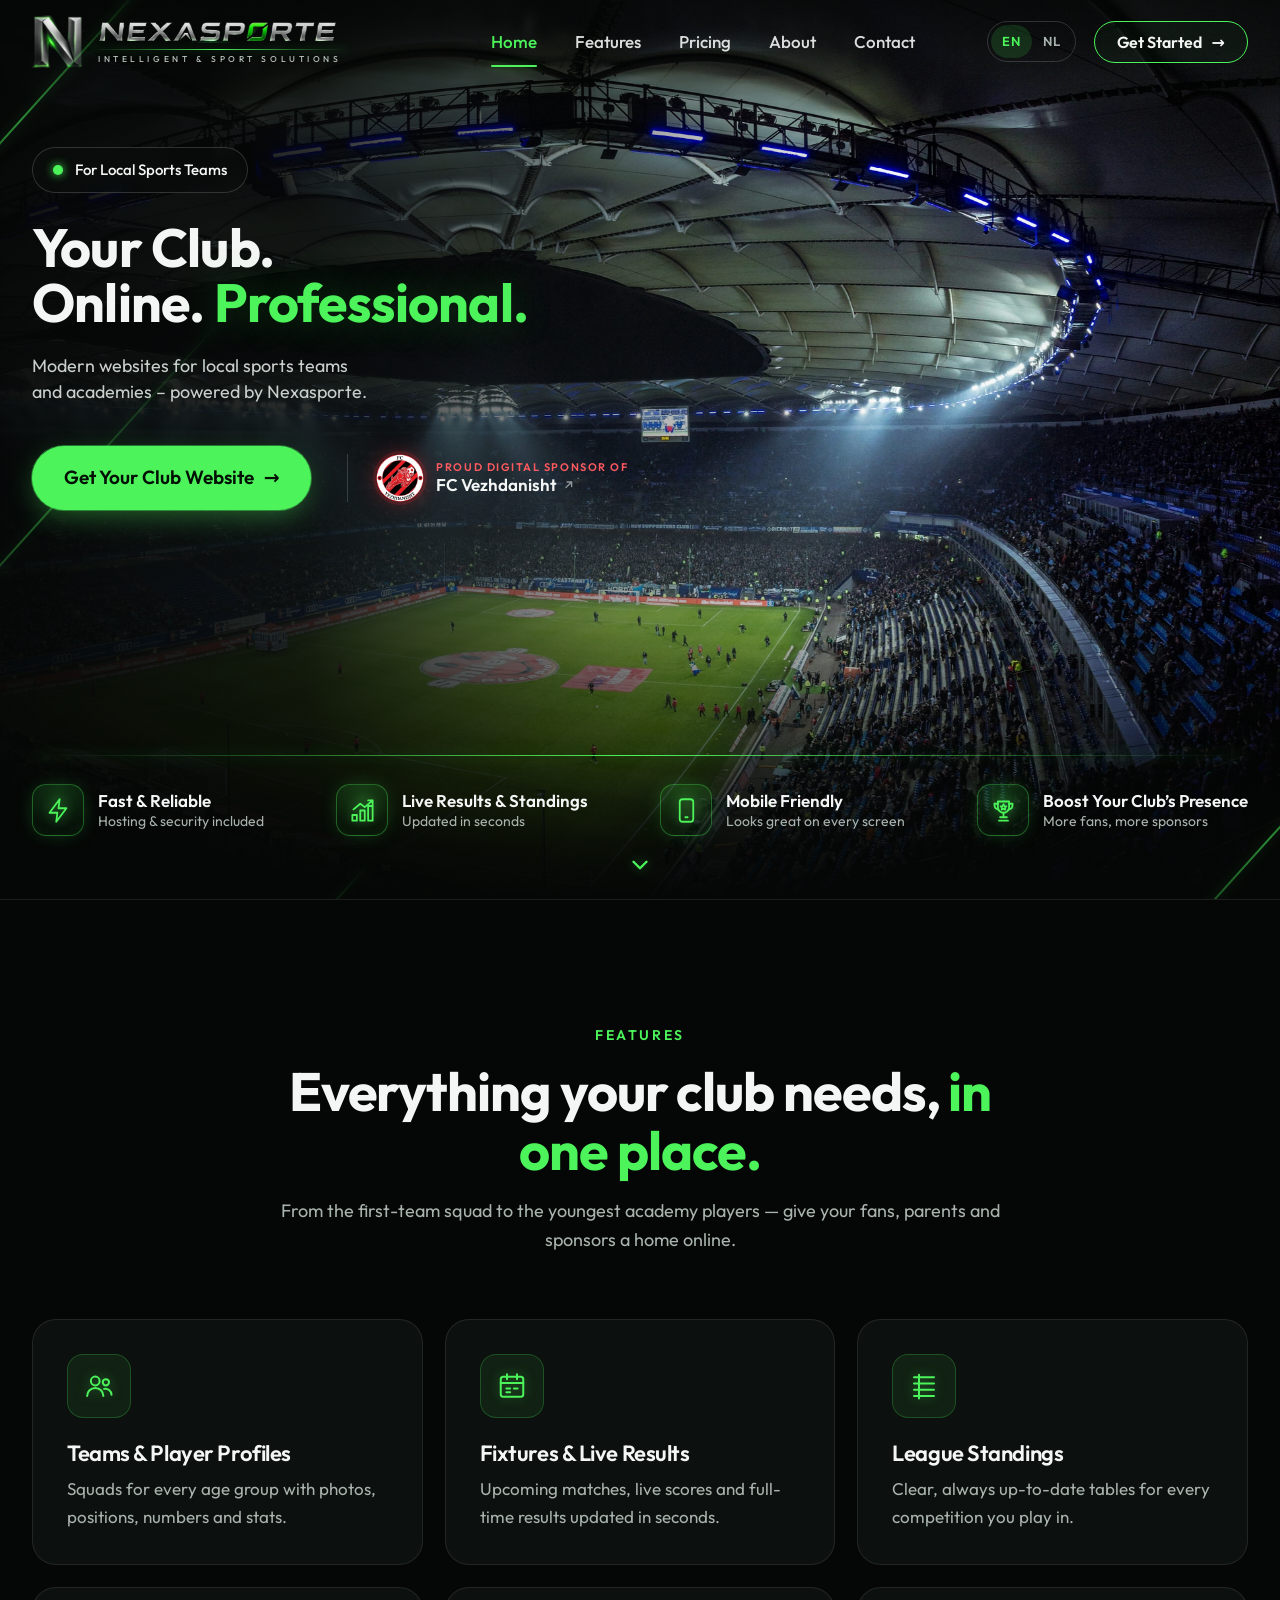
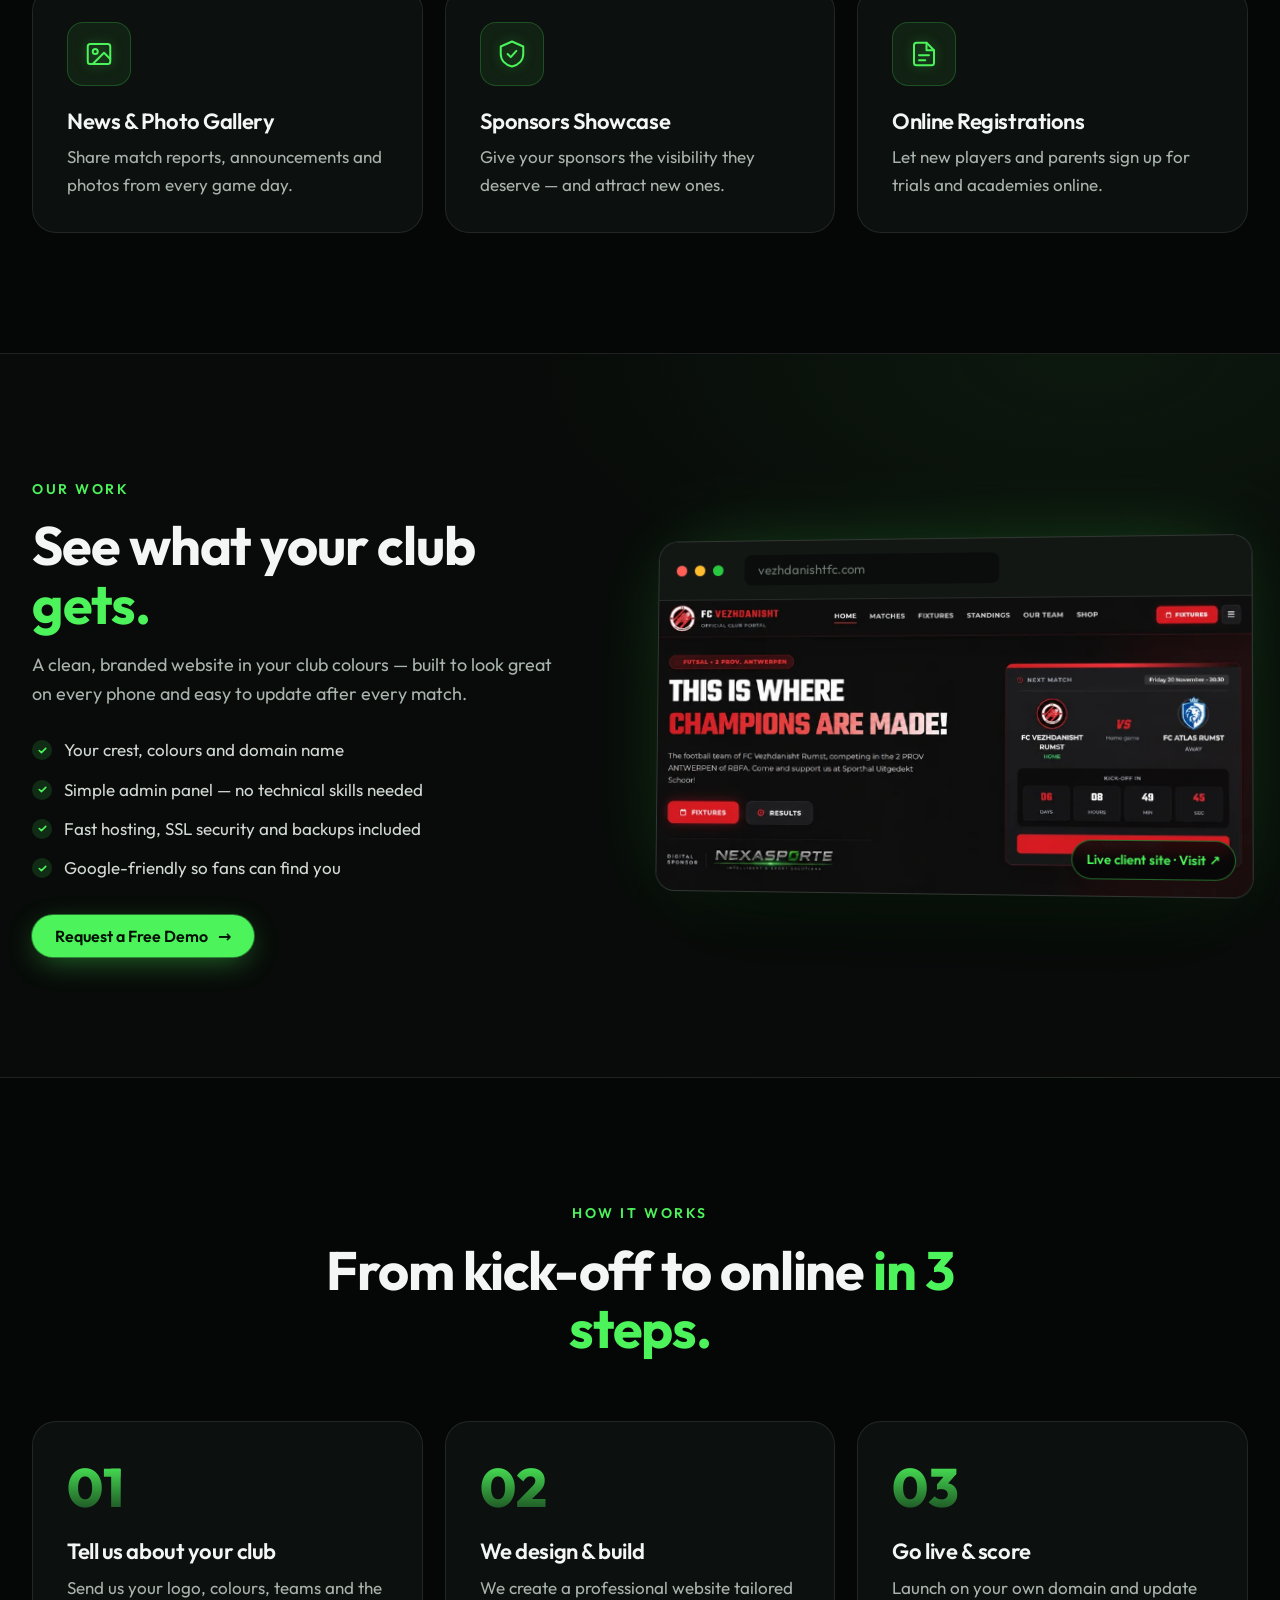
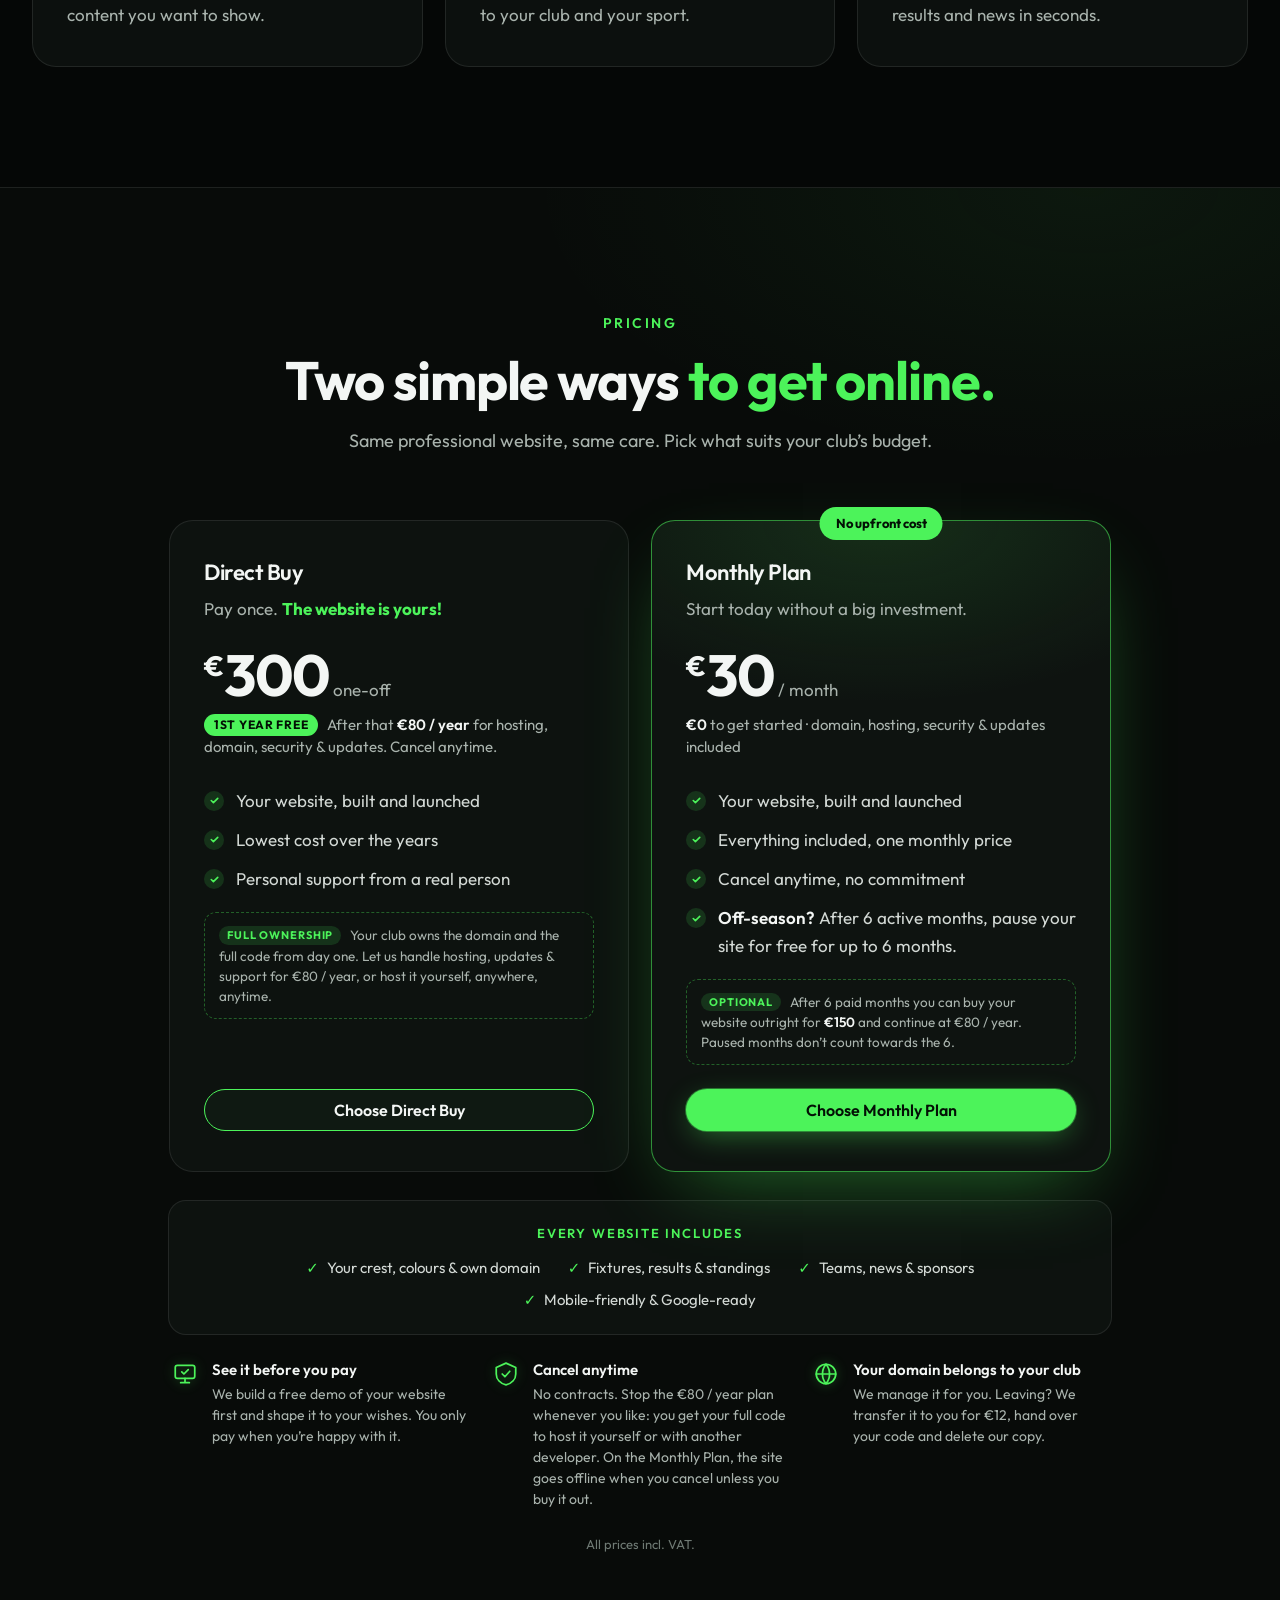
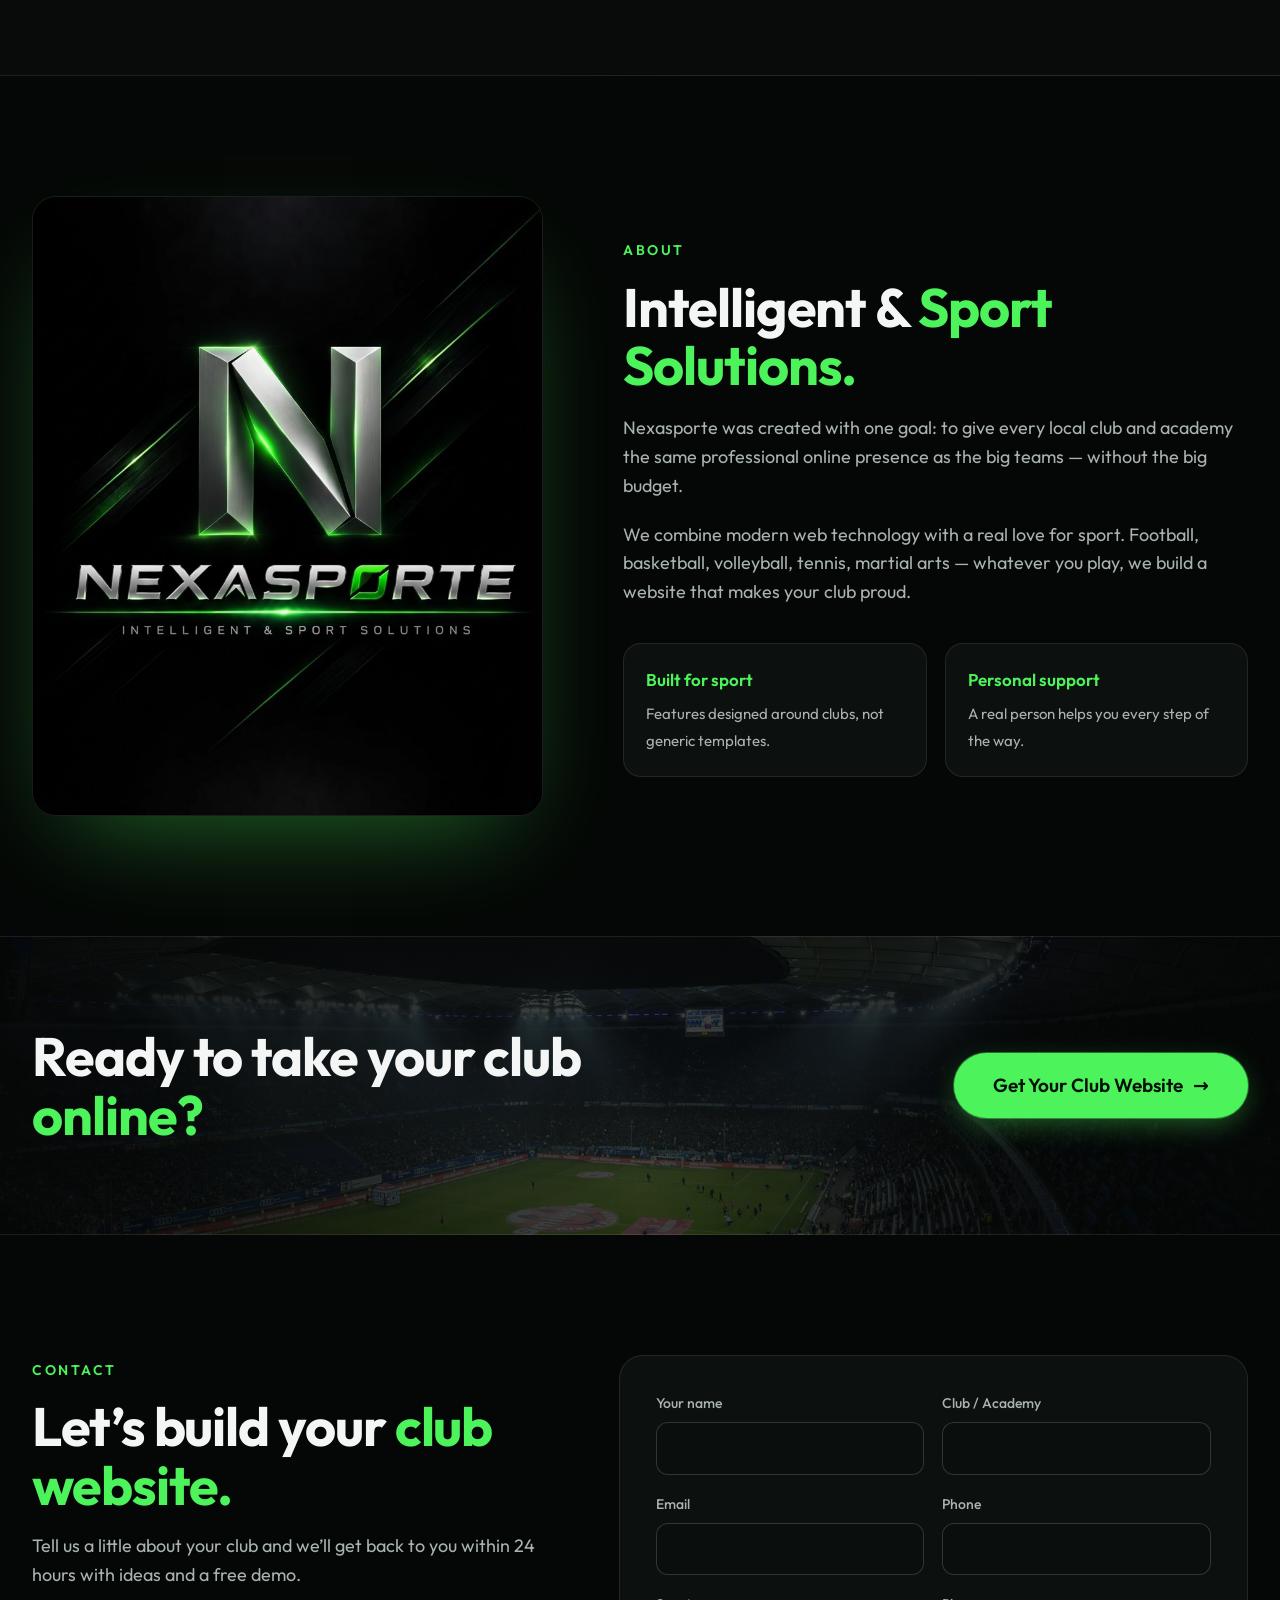
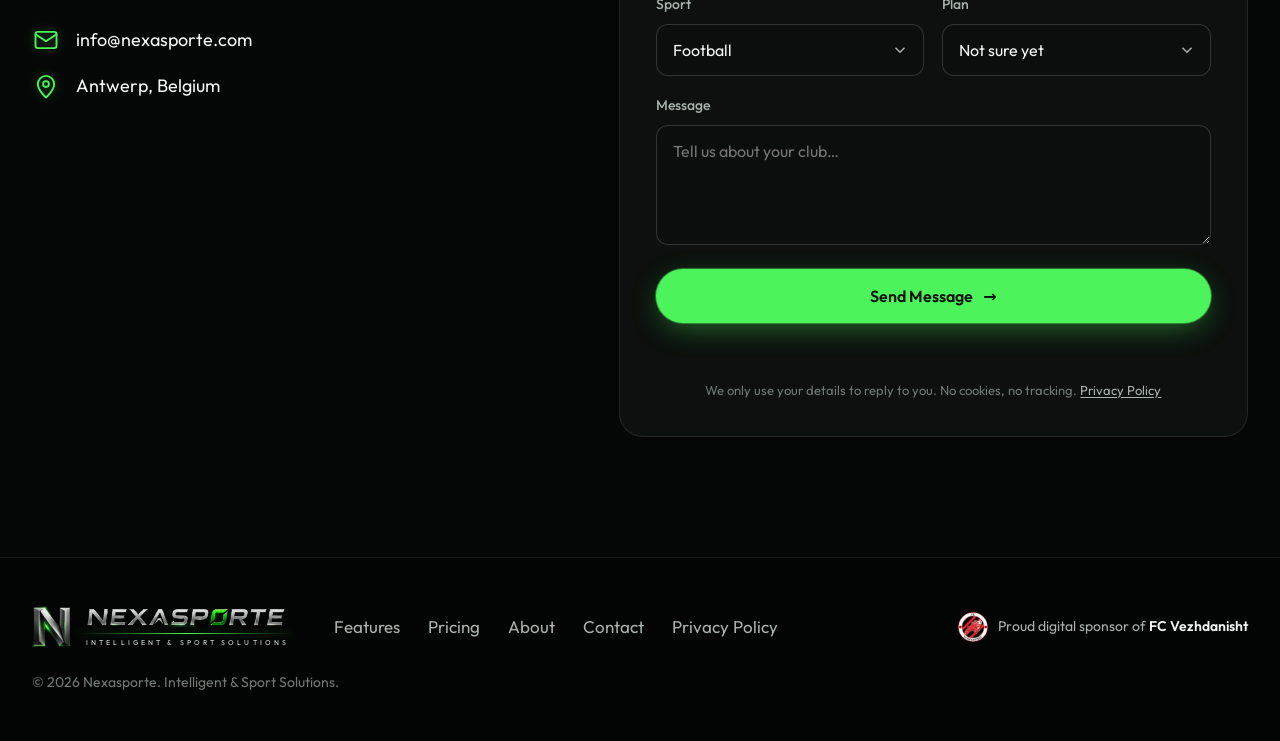
<file: index.html>
<!DOCTYPE html>
<html lang="en" class="no-js">
<head>
  <meta charset="UTF-8" />
  <meta name="viewport" content="width=device-width, initial-scale=1.0" />
  <title>Nexasporte · Websites for Sports Clubs &amp; Academies in Belgium</title>
  <meta name="description" content="Websites for sports clubs and academies in Antwerp and across Belgium: fixtures, live results, standings, news and sponsors. Fast, mobile-friendly, professional." />
  <meta name="theme-color" content="#050706" />

  <link rel="canonical" href="https://nexasporte.com/" />
  <link rel="alternate" hreflang="en" href="https://nexasporte.com/" />
  <link rel="alternate" hreflang="nl" href="https://nexasporte.com/nl/" />
  <link rel="alternate" hreflang="x-default" href="https://nexasporte.com/" />
  <meta name="robots" content="index, follow" />

  <meta property="og:type" content="website" />
  <meta property="og:url" content="https://nexasporte.com/" />
  <meta property="og:site_name" content="Nexasporte" />
  <meta property="og:title" content="Nexasporte · Your Club. Online. Professional." />
  <meta property="og:description" content="Websites for sports clubs and academies in Antwerp and across Belgium: fixtures, live results, standings, news and sponsors. Fast, mobile-friendly, professional." />
  <meta property="og:image" content="https://nexasporte.com/assets/img/og-image.jpg" />

  <link rel="icon" href="favicon.ico" sizes="48x48" />
  <link rel="icon" type="image/png" sizes="48x48" href="favicon-48.png" />
  <link rel="icon" type="image/png" sizes="96x96" href="favicon-96.png" />
  <link rel="icon" type="image/png" sizes="144x144" href="favicon-144.png" />
  <link rel="icon" type="image/png" sizes="192x192" href="favicon-192.png" />
  <link rel="apple-touch-icon" sizes="180x180" href="apple-touch-icon.png" />
  <link rel="manifest" href="site.webmanifest" />

  <script type="application/ld+json">
  {
    "@context": "https://schema.org",
    "@type": "Organization",
    "name": "Nexasporte",
    "alternateName": "Nexasporte – Intelligent & Sport Solutions",
    "url": "https://nexasporte.com/",
    "logo": "https://nexasporte.com/favicon-512.png",
    "description": "Websites for sports clubs and academies in Antwerp and across Belgium.",
    "areaServed": "Belgium",
    "address": { "@type": "PostalAddress", "addressLocality": "Antwerp", "addressCountry": "BE" }
  }
  </script>
  <script type="application/ld+json">
  { "@context": "https://schema.org", "@type": "WebSite", "name": "Nexasporte", "url": "https://nexasporte.com/" }
  </script>

  <link rel="preload" href="assets/fonts/outfit-latin-wght-normal.woff2" as="font" type="font/woff2" crossorigin />

  <link rel="preload" as="image" href="assets/img/stadium-3200.webp" type="image/webp" media="(min-width: 1401px)" />
  <link rel="preload" as="image" href="assets/img/stadium-2400.webp" type="image/webp" media="(min-width: 641px) and (max-width: 1400px)" />
  <link rel="preload" as="image" href="assets/img/stadium-1600.webp" type="image/webp" media="(max-width: 640px)" />
  <link rel="stylesheet" href="css/style.css?v=17" />
</head>
<body>

  <!-- ============ HEADER ============ -->
  <header class="site-header" id="top">
    <div class="container nav">
      <a href="#home" class="brand" aria-label="Nexasporte – Intelligent &amp; Sport Solutions">
        <img src="assets/img/logo-n.webp" alt="" class="brand-mark" width="48" height="48" />
        <span class="brand-text">
          <img src="assets/img/wordmark.webp" alt="Nexasporte" class="brand-word" width="280" height="27" />
          <span class="brand-tagline" aria-hidden="true"><span>Intelligent &amp; Sport Solutions</span></span>
        </span>
      </a>

      <nav class="nav-links" id="nav-links" aria-label="Main">
        <a href="#home" class="active">Home</a>
        <a href="#features">Features</a>
        <a href="#pricing">Pricing</a>
        <a href="#about">About</a>
        <a href="#contact">Contact</a>
        <a href="#contact" class="btn btn-outline nav-cta-mobile">Get Started <span aria-hidden="true">→</span></a>
      </nav>

      <div class="lang-switch" role="navigation" aria-label="Language"><a href="./" lang="en" aria-current="true">EN</a><a href="nl/" lang="nl" hreflang="nl">NL</a></div>

      <a href="#contact" class="btn btn-outline nav-cta">Get Started <span aria-hidden="true">→</span></a>

      <button class="nav-toggle" id="nav-toggle" aria-label="Open menu" aria-expanded="false" aria-controls="nav-links">
        <span></span><span></span><span></span>
      </button>
    </div>
  </header>

  <main>
    <!-- ============ HERO ============ -->
    <section class="hero" id="home">
      <div class="hero-bg" aria-hidden="true">
        <div class="hero-slide slide-football is-active"></div>
        <div class="hero-slide slide-basketball"
             data-src-lg="assets/img/basketball-3200.webp"
             data-src-md="assets/img/basketball-2400.webp"
             data-src-sm="assets/img/basketball-1600.webp"></div>
        <div class="hero-slide slide-pickleball"
             data-src-lg="assets/img/pickleball-3200.webp"
             data-src-md="assets/img/pickleball-2400.webp"
             data-src-sm="assets/img/pickleball-1600.webp"></div>
        <div class="hero-slide slide-handball"
             data-src-lg="assets/img/handball-3200.webp"
             data-src-md="assets/img/handball-2400.webp"
             data-src-sm="assets/img/handball-1600.webp"></div>
      </div>
      <div class="hero-lines" aria-hidden="true">
        <span></span><span></span><span></span><span></span>
      </div>

      <div class="container hero-inner">
        <div class="hero-content">
          <p class="pill"><span class="dot"></span> For Local Sports Teams</p>
          <h1>Your Club.<br />Online. <span class="accent">Professional.</span></h1>
          <p class="lead">Modern websites for local sports teams<br class="br-desktop" /> and academies – powered by Nexasporte.</p>

          <div class="hero-actions">
            <a href="#contact" class="btn btn-primary btn-lg">Get Your Club Website <span aria-hidden="true">→</span></a>
            <a class="hero-sponsor" href="https://vezhdanishtfc.com/" target="_blank" rel="noopener" aria-label="Proud digital sponsor of FC Vezhdanisht – visit the club website (opens in a new tab)">
              <img src="assets/img/vezhdanisht-crest-sm.webp" alt="" width="160" height="160" />
              <span class="hero-sponsor-text"><small>Proud digital sponsor of</small><strong>FC Vezhdanisht <svg class="ext" viewBox="0 0 24 24" aria-hidden="true"><path d="M7 17 17 7M9 7h8v8" /></svg></strong></span>
            </a>
          </div>
        </div>

        <ul class="hero-strip">
          <li>
            <span class="strip-ico"><svg viewBox="0 0 24 24" class="ico" aria-hidden="true"><path d="M13 2 4 14h7l-1 8 9-12h-7z" /></svg></span>
            <span class="strip-text"><strong>Fast &amp; Reliable</strong><small>Hosting &amp; security included</small></span>
          </li>
          <li>
            <span class="strip-ico"><svg viewBox="0 0 24 24" class="ico" aria-hidden="true"><path d="M3 21h4v-5H3zM10 21h4v-9h-4zM17 21h4V8h-4z" /><path d="M4 11 10 6l4 3 7-6M17 3h4v4" /></svg></span>
            <span class="strip-text"><strong>Live Results &amp; Standings</strong><small>Updated in seconds</small></span>
          </li>
          <li>
            <span class="strip-ico"><svg viewBox="0 0 24 24" class="ico" aria-hidden="true"><rect x="6" y="2" width="12" height="20" rx="2.5" /><path d="M11 18h2" /></svg></span>
            <span class="strip-text"><strong>Mobile Friendly</strong><small>Looks great on every screen</small></span>
          </li>
          <li>
            <span class="strip-ico"><svg viewBox="0 0 24 24" class="ico" aria-hidden="true"><path d="M7 4h10v5a5 5 0 0 1-10 0z" /><path d="M7 6H4v1a4 4 0 0 0 3.5 4M17 6h3v1a4 4 0 0 1-3.5 4M12 14v4M8 21h8M9 18h6" /><path d="m12 6.5.8 1.6 1.7.2-1.2 1.2.3 1.7-1.6-.8-1.6.8.3-1.7-1.2-1.2 1.7-.2z" /></svg></span>
            <span class="strip-text"><strong>Boost Your Club’s Presence</strong><small>More fans, more sponsors</small></span>
          </li>
        </ul>
      </div>

      <a href="#features" class="scroll-down" id="scroll-down" aria-label="Scroll down">
        <svg viewBox="0 0 24 24" aria-hidden="true"><path d="m6 9 6 6 6-6" /></svg>
      </a>
    </section>

    <!-- ============ FEATURES ============ -->
    <section class="section" id="features">
      <div class="container">
        <header class="section-head reveal">
          <p class="eyebrow">Features</p>
          <h2>Everything your club needs, <span class="accent">in one place.</span></h2>
          <p class="section-sub">From the first-team squad to the youngest academy players — give your fans, parents and sponsors a home online.</p>
        </header>

        <div class="feature-grid">
          <article class="card feature reveal">
            <div class="feature-ico"><svg viewBox="0 0 24 24"><circle cx="9" cy="8" r="3.5" /><path d="M2.5 20a6.5 6.5 0 0 1 13 0" /><circle cx="17.5" cy="9" r="2.5" /><path d="M16 14.3a5 5 0 0 1 6 4.7" /></svg></div>
            <h3>Teams &amp; Player Profiles</h3>
            <p>Squads for every age group with photos, positions, numbers and stats.</p>
          </article>
          <article class="card feature reveal">
            <div class="feature-ico"><svg viewBox="0 0 24 24"><rect x="3" y="4.5" width="18" height="16" rx="2" /><path d="M3 9.5h18M8 2.5v4M16 2.5v4M7.5 14h3M13.5 14h3M7.5 17h3" /></svg></div>
            <h3>Fixtures &amp; Live Results</h3>
            <p>Upcoming matches, live scores and full-time results updated in seconds.</p>
          </article>
          <article class="card feature reveal">
            <div class="feature-ico"><svg viewBox="0 0 24 24"><path d="M4 5h16M4 10h16M4 15h16M4 20h16" /><path d="M8 3v19" /></svg></div>
            <h3>League Standings</h3>
            <p>Clear, always up-to-date tables for every competition you play in.</p>
          </article>
          <article class="card feature reveal">
            <div class="feature-ico"><svg viewBox="0 0 24 24"><rect x="3" y="4" width="18" height="16" rx="2" /><circle cx="9" cy="10" r="2" /><path d="m21 16-5-5-9 9" /></svg></div>
            <h3>News &amp; Photo Gallery</h3>
            <p>Share match reports, announcements and photos from every game day.</p>
          </article>
          <article class="card feature reveal">
            <div class="feature-ico"><svg viewBox="0 0 24 24"><path d="M12 2 3 6v6c0 5 3.8 8.7 9 10 5.2-1.3 9-5 9-10V6z" /><path d="m8.5 12 2.5 2.5 4.5-5" /></svg></div>
            <h3>Sponsors Showcase</h3>
            <p>Give your sponsors the visibility they deserve — and attract new ones.</p>
          </article>
          <article class="card feature reveal">
            <div class="feature-ico"><svg viewBox="0 0 24 24"><path d="M14 3H6a2 2 0 0 0-2 2v14a2 2 0 0 0 2 2h12a2 2 0 0 0 2-2V9z" /><path d="M14 3v6h6M8 13h8M8 17h5" /></svg></div>
            <h3>Online Registrations</h3>
            <p>Let new players and parents sign up for trials and academies online.</p>
          </article>
        </div>
      </div>
    </section>

    <!-- ============ DEMO ============ -->
    <section class="section section-alt" id="demo">
      <div class="container demo">
        <div class="demo-copy reveal">
          <p class="eyebrow">Our work</p>
          <h2>See what your club <span class="accent">gets.</span></h2>
          <p class="section-sub">A clean, branded website in your club colours — built to look great on every phone and easy to update after every match.</p>
          <ul class="checklist">
            <li>Your crest, colours and domain name</li>
            <li>Simple admin panel — no technical skills needed</li>
            <li>Fast hosting, SSL security and backups included</li>
            <li>Google-friendly so fans can find you</li>
          </ul>
          <a href="#contact" class="btn btn-primary">Request a Free Demo <span aria-hidden="true">→</span></a>
        </div>

        <a class="browser reveal" href="https://vezhdanishtfc.com/" target="_blank" rel="noopener" aria-label="FC Vezhdanisht website, made by Nexasporte (opens in a new tab)">
          <div class="browser-bar">
            <span></span><span></span><span></span>
            <div class="browser-url">vezhdanishtfc.com</div>
          </div>
          <img class="browser-shot"
               src="assets/img/portfolio-vezhdanisht.webp"
               srcset="assets/img/portfolio-vezhdanisht-sm.webp 900w, assets/img/portfolio-vezhdanisht.webp 1574w"
               sizes="(max-width: 1000px) 100vw, 55vw"
               width="1574" height="779" loading="lazy"
               alt="Homepage of the FC Vezhdanisht website: next match, countdown and fixtures" />
          <span class="browser-tag">Live client site · Visit ↗</span>
        </a>
      </div>
    </section>

    <!-- ============ HOW IT WORKS ============ -->
    <section class="section" id="how">
      <div class="container">
        <header class="section-head reveal">
          <p class="eyebrow">How it works</p>
          <h2>From kick-off to online <span class="accent">in 3 steps.</span></h2>
        </header>
        <ol class="steps">
          <li class="card step reveal">
            <span class="step-num">01</span>
            <h3>Tell us about your club</h3>
            <p>Send us your logo, colours, teams and the content you want to show.</p>
          </li>
          <li class="card step reveal">
            <span class="step-num">02</span>
            <h3>We design &amp; build</h3>
            <p>We create a professional website tailored to your club and your sport.</p>
          </li>
          <li class="card step reveal">
            <span class="step-num">03</span>
            <h3>Go live &amp; score</h3>
            <p>Launch on your own domain and update results and news in seconds.</p>
          </li>
        </ol>
      </div>
    </section>

    <!-- ============ PRICING ============ -->
    <section class="section section-alt" id="pricing">
      <div class="container">
        <header class="section-head reveal">
          <p class="eyebrow">Pricing</p>
          <h2>Two simple ways <span class="accent">to get online.</span></h2>
          <p class="section-sub">Same professional website, same care. Pick what suits your club’s budget.</p>
        </header>

        <div class="pricing-grid">
          <article class="card plan reveal">
            <h3>Direct Buy</h3>
            <p class="plan-desc">Pay once. <strong class="accent">The website is yours!</strong></p>
            <p class="price"><span class="cur">€</span>300<span class="per">one-off</span></p>
            <p class="price-then"><span class="free-badge">1st year free</span> After that <strong>€80 / year</strong> for hosting, domain, security &amp; updates. Cancel anytime.</p>
            <ul class="checklist">
              <li>Your website, built and launched</li>
              <li>Lowest cost over the years</li>
              <li>Personal support from a real person</li>
            </ul>
            <p class="plan-extra">
              <span class="extra-label">Full ownership</span>
              Your club owns the domain and the full code from day one. Let us handle hosting, updates &amp; support for €80 / year, or host it yourself, anywhere, anytime.
            </p>
            <a href="#contact" class="btn btn-outline btn-block" data-plan="Direct Buy">Choose Direct Buy</a>
          </article>

          <article class="card plan plan-featured reveal">
            <span class="plan-tag">No upfront cost</span>
            <h3>Monthly Plan</h3>
            <p class="plan-desc">Start today without a big investment.</p>
            <p class="price"><span class="cur">€</span>30<span class="per">/ month</span></p>
            <p class="price-then"><strong>€0</strong> to get started · domain, hosting, security &amp; updates included</p>
            <ul class="checklist">
              <li>Your website, built and launched</li>
              <li>Everything included, one monthly price</li>
              <li>Cancel anytime, no commitment</li>
              <li><strong>Off-season?</strong> After 6 active months, pause your site for free for up to 6 months.</li>
            </ul>
            <p class="plan-extra">
              <span class="extra-label">Optional</span>
              After 6 paid months you can buy your website outright for <strong>€150</strong> and continue at €80 / year. Paused months don’t count towards the 6.
            </p>
            <a href="#contact" class="btn btn-primary btn-block" data-plan="Monthly Plan">Choose Monthly Plan</a>
          </article>
        </div>

        <div class="plan-includes reveal">
          <p class="includes-title">Every website includes</p>
          <ul>
            <li>Your crest, colours &amp; own domain</li>
            <li>Fixtures, results &amp; standings</li>
            <li>Teams, news &amp; sponsors</li>
            <li>Mobile-friendly &amp; Google-ready</li>
          </ul>
        </div>

        <ul class="trust-row reveal">
          <li>
            <svg viewBox="0 0 24 24" class="ico" aria-hidden="true"><rect x="3" y="4" width="18" height="12" rx="2" /><path d="M8 20h8M12 16v4" /><path d="m9 10 2 2 4-4" /></svg>
            <span><strong>See it before you pay</strong>We build a free demo of your website first and shape it to your wishes. You only pay when you’re happy with it.</span>
          </li>
          <li>
            <svg viewBox="0 0 24 24" class="ico" aria-hidden="true"><path d="M12 2 3 6v6c0 5 3.8 8.7 9 10 5.2-1.3 9-5 9-10V6z" /><path d="m8.5 12 2.5 2.5 4.5-5" /></svg>
            <span><strong>Cancel anytime</strong>No contracts. Stop the €80 / year plan whenever you like: you get your full code to host it yourself or with another developer. On the Monthly Plan, the site goes offline when you cancel unless you buy it out.</span>
          </li>
          <li>
            <svg viewBox="0 0 24 24" class="ico" aria-hidden="true"><circle cx="12" cy="12" r="9" /><path d="M3 12h18M12 3a14 14 0 0 1 0 18M12 3a14 14 0 0 0 0 18" /></svg>
            <span><strong>Your domain belongs to your club</strong>We manage it for you. Leaving? We transfer it to you for €12, hand over your code and delete our copy.</span>
          </li>
        </ul>
        <p class="price-note">All prices incl. VAT.</p>
      </div>
    </section>

    <!-- ============ ABOUT ============ -->
    <section class="section" id="about">
      <div class="container about">
        <div class="about-visual reveal">
          <img src="assets/img/logo-full.jpg" alt="Nexasporte logo — Intelligent &amp; Sport Solutions" width="823" height="1000" />
        </div>
        <div class="about-copy reveal">
          <p class="eyebrow">About</p>
          <h2>Intelligent &amp; <span class="accent">Sport Solutions.</span></h2>
          <p>Nexasporte was created with one goal: to give every local club and academy the same professional online presence as the big teams — without the big budget.</p>
          <p>We combine modern web technology with a real love for sport. Football, basketball, volleyball, tennis, martial arts — whatever you play, we build a website that makes your club proud.</p>
          <div class="values">
            <div><strong>Built for sport</strong><span>Features designed around clubs, not generic templates.</span></div>
            <div><strong>Personal support</strong><span>A real person helps you every step of the way.</span></div>
          </div>
        </div>
      </div>
    </section>

    <!-- ============ CTA ============ -->
    <section class="cta-band">
      <div class="container cta-inner reveal">
        <h2>Ready to take your club <span class="accent">online?</span></h2>
        <a href="#contact" class="btn btn-primary btn-lg">Get Your Club Website <span aria-hidden="true">→</span></a>
      </div>
    </section>

    <!-- ============ CONTACT ============ -->
    <section class="section" id="contact">
      <div class="container contact">
        <div class="contact-copy reveal">
          <p class="eyebrow">Contact</p>
          <h2>Let’s build your <span class="accent">club website.</span></h2>
          <p class="section-sub">Tell us a little about your club and we’ll get back to you within 24 hours with ideas and a free demo.</p>

          <ul class="contact-list">
            <li>
              <svg viewBox="0 0 24 24" class="ico"><rect x="3" y="5" width="18" height="14" rx="2" /><path d="m3 7 9 6 9-6" /></svg>
              <a href="mailto:info@nexasporte.com" class="js-email">info@nexasporte.com</a>
            </li>
            <li>
              <svg viewBox="0 0 24 24" class="ico"><path d="M12 21s-7-6.2-7-11.5a7 7 0 0 1 14 0C19 14.8 12 21 12 21z" /><circle cx="12" cy="9.5" r="2.5" /></svg>
              <span>Antwerp, Belgium</span>
            </li>
          </ul>
        </div>

        <form class="card contact-form reveal" id="contact-form" novalidate>
          <div class="field-row">
            <label>Your name
              <input type="text" name="name" required autocomplete="name" />
            </label>
            <label>Club / Academy
              <input type="text" name="club" required autocomplete="organization" />
            </label>
          </div>
          <div class="field-row">
            <label>Email
              <input type="email" name="email" required autocomplete="email" />
            </label>
            <label>Phone
              <input type="tel" name="phone" autocomplete="tel" />
            </label>
          </div>
          <div class="field-row">
            <label>Sport
              <select name="sport">
                <option>Football</option>
                <option>Basketball</option>
                <option>Volleyball</option>
                <option>Handball</option>
                <option>Tennis</option>
                <option>Martial Arts</option>
                <option>Other</option>
              </select>
            </label>
            <label>Plan
              <select name="plan" id="plan-select">
                <option>Not sure yet</option>
                <option>Direct Buy</option>
                <option>Monthly Plan</option>
              </select>
            </label>
          </div>
          <label>Message
            <textarea name="message" rows="4" placeholder="Tell us about your club…"></textarea>
          </label>
          <button type="submit" class="btn btn-primary btn-block">Send Message <span aria-hidden="true">→</span></button>
          <p class="form-note" id="form-note" role="status"></p>
          <p class="form-privacy">We only use your details to reply to you. No cookies, no tracking. <a href="privacy.html">Privacy Policy</a></p>
        </form>
      </div>
    </section>
  </main>

  <!-- ============ FOOTER ============ -->
  <footer class="site-footer">
    <div class="container footer-inner">
      <a href="#home" class="brand" aria-label="Nexasporte – Intelligent &amp; Sport Solutions">
        <img src="assets/img/logo-n.webp" alt="" class="brand-mark" width="40" height="40" />
        <span class="brand-text">
          <img src="assets/img/wordmark.webp" alt="Nexasporte" class="brand-word" width="220" height="21" />
          <span class="brand-tagline" aria-hidden="true"><span>Intelligent &amp; Sport Solutions</span></span>
        </span>
      </a>
      <nav class="footer-links" aria-label="Footer">
        <a href="#features">Features</a>
        <a href="#pricing">Pricing</a>
        <a href="#about">About</a>
        <a href="#contact">Contact</a>
        <a href="privacy.html">Privacy Policy</a>
      </nav>
      <a class="footer-sponsor" href="https://vezhdanishtfc.com/" target="_blank" rel="noopener">
        <img src="assets/img/vezhdanisht-crest-sm.webp" alt="" width="96" height="96" />
        <span>Proud digital sponsor of <strong>FC Vezhdanisht</strong></span>
      </a>
      <p class="copy">© <span id="year"></span> Nexasporte. Intelligent &amp; Sport Solutions.</p>
    </div>
  </footer>

  <script src="js/main.js?v=17"></script>
</body>
</html>
</file>
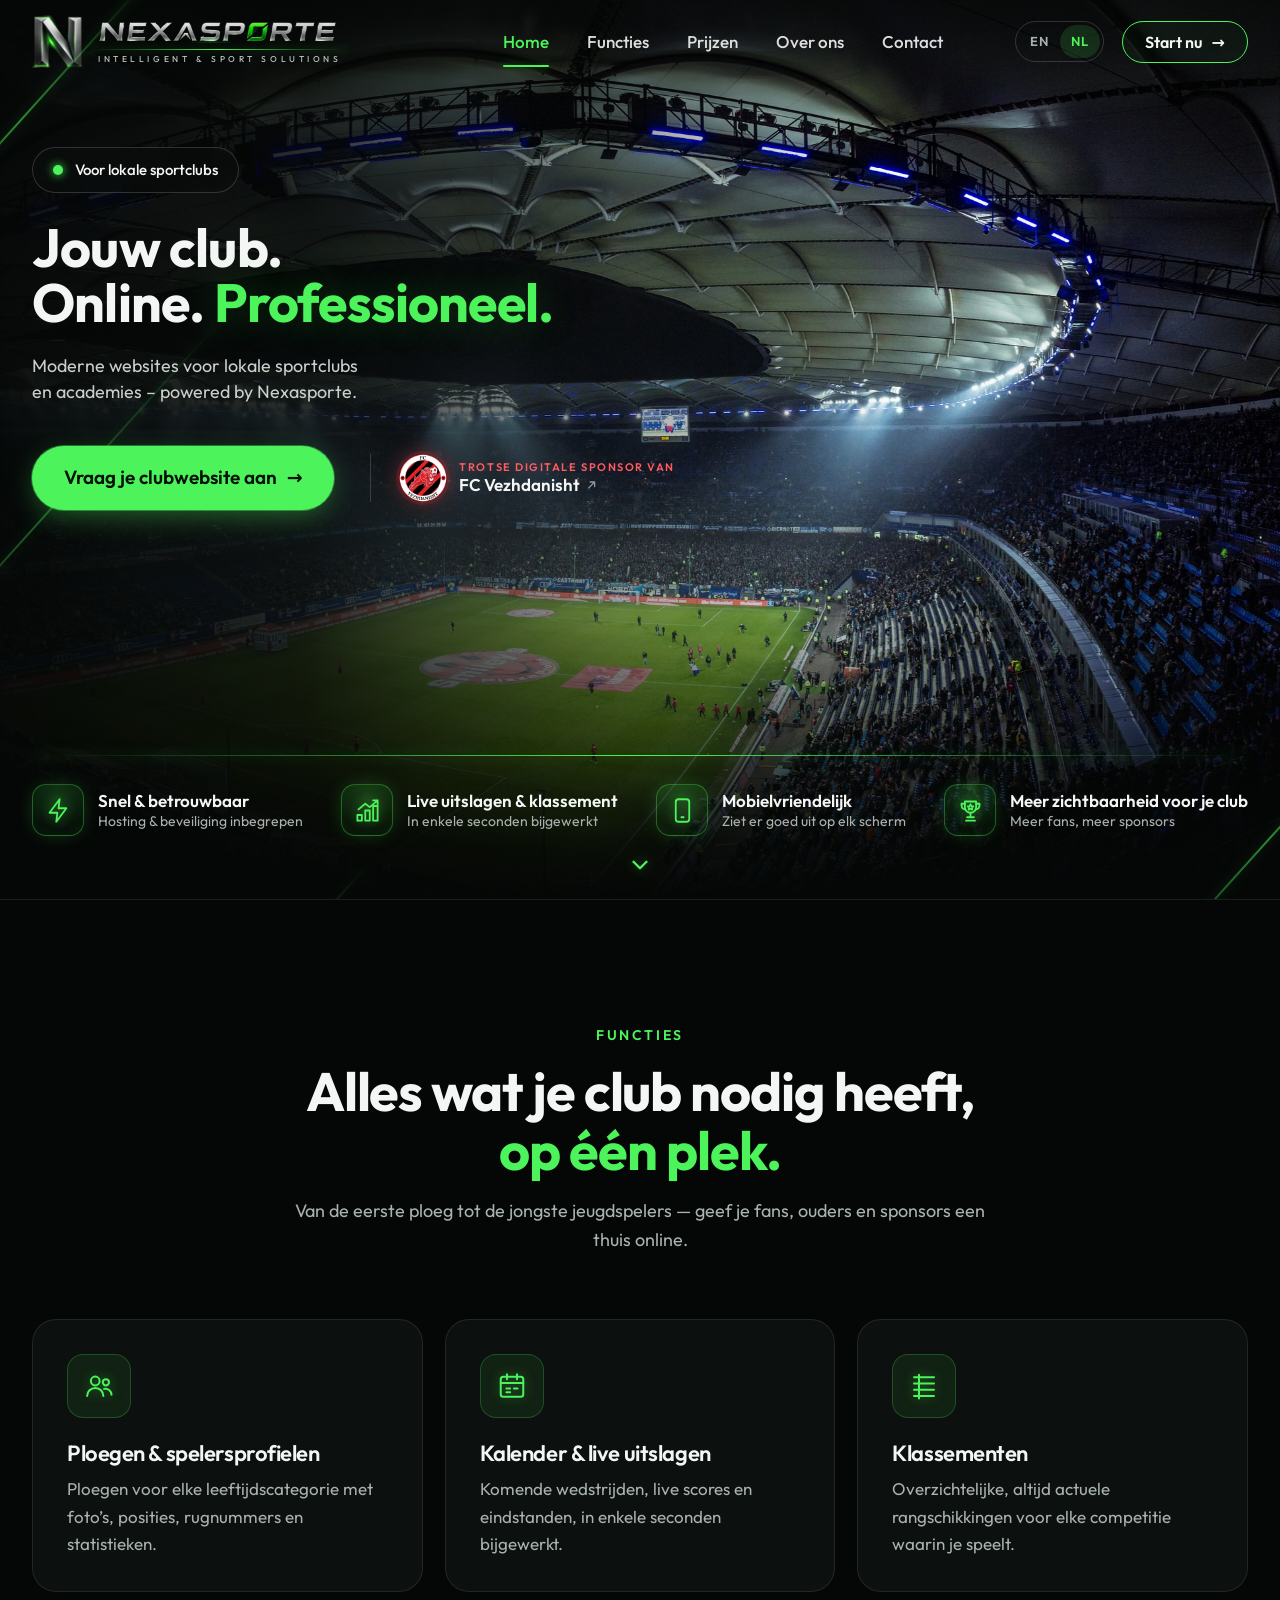
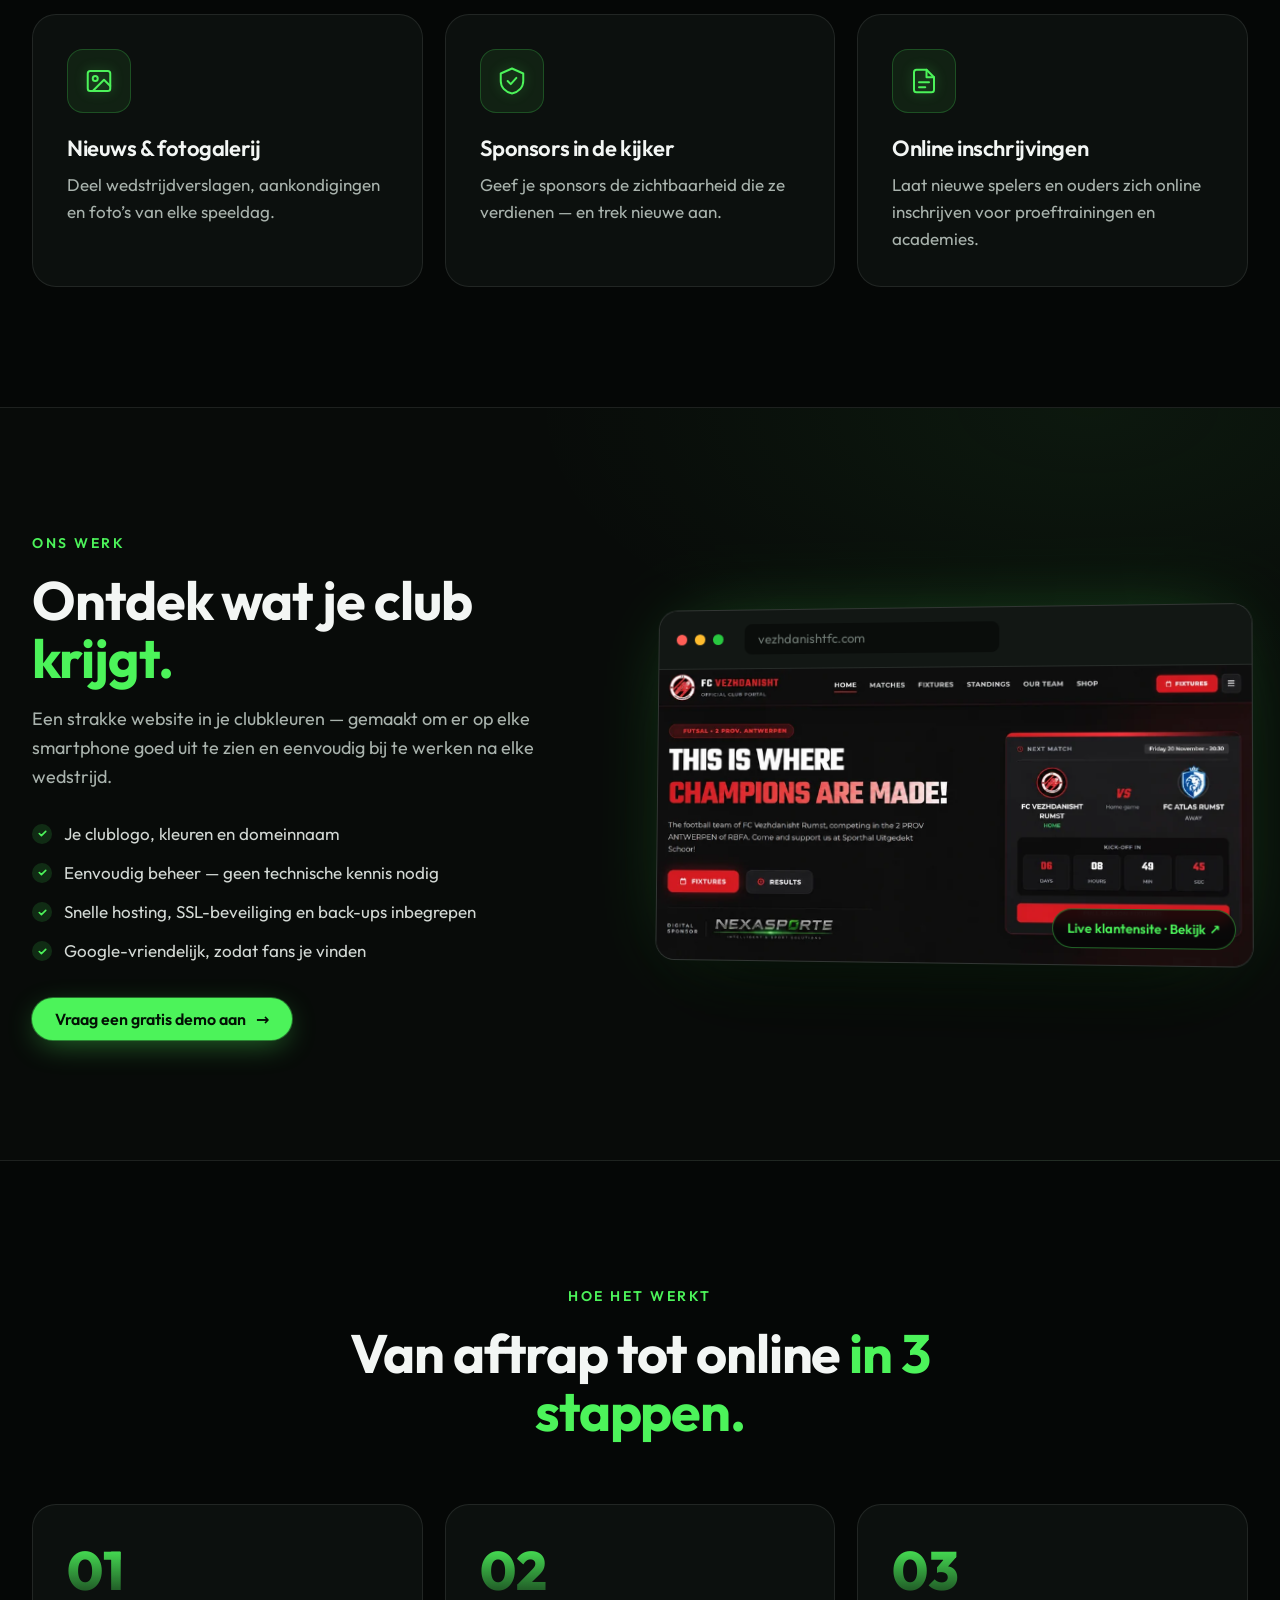
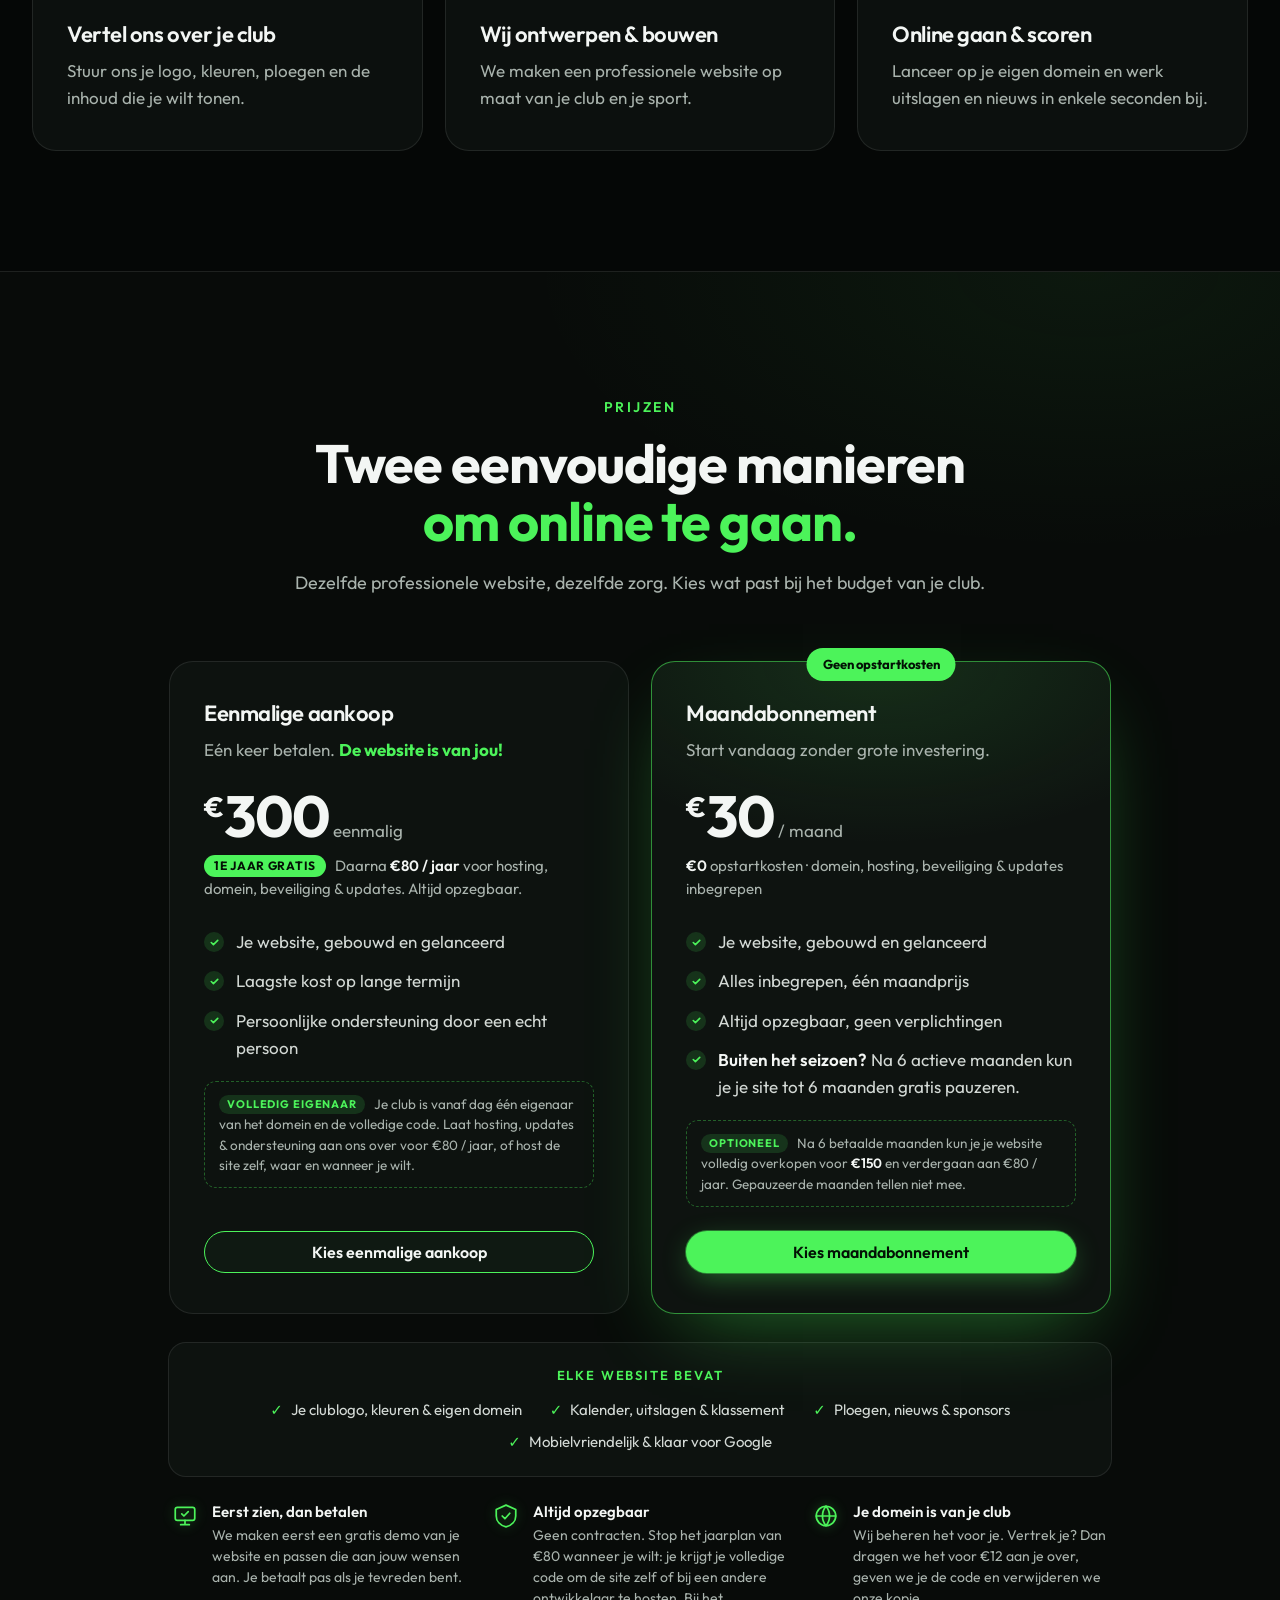
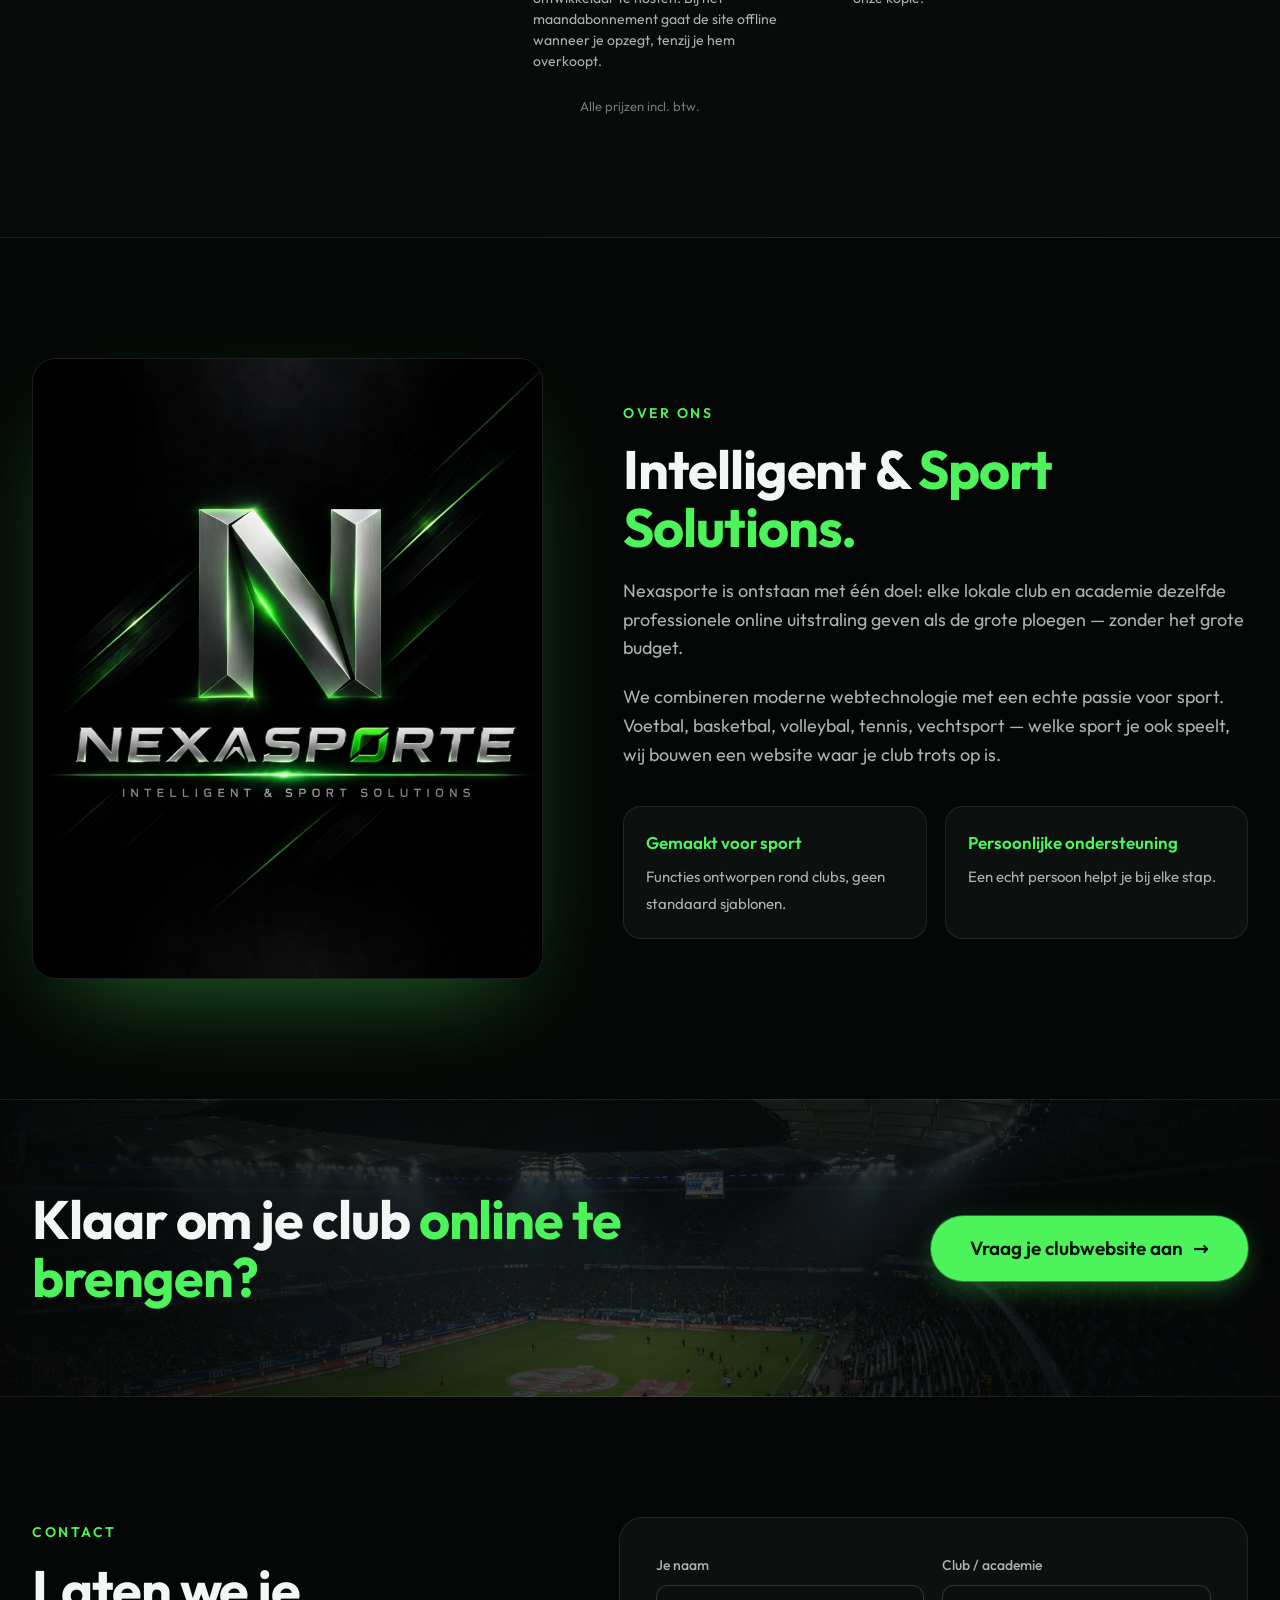
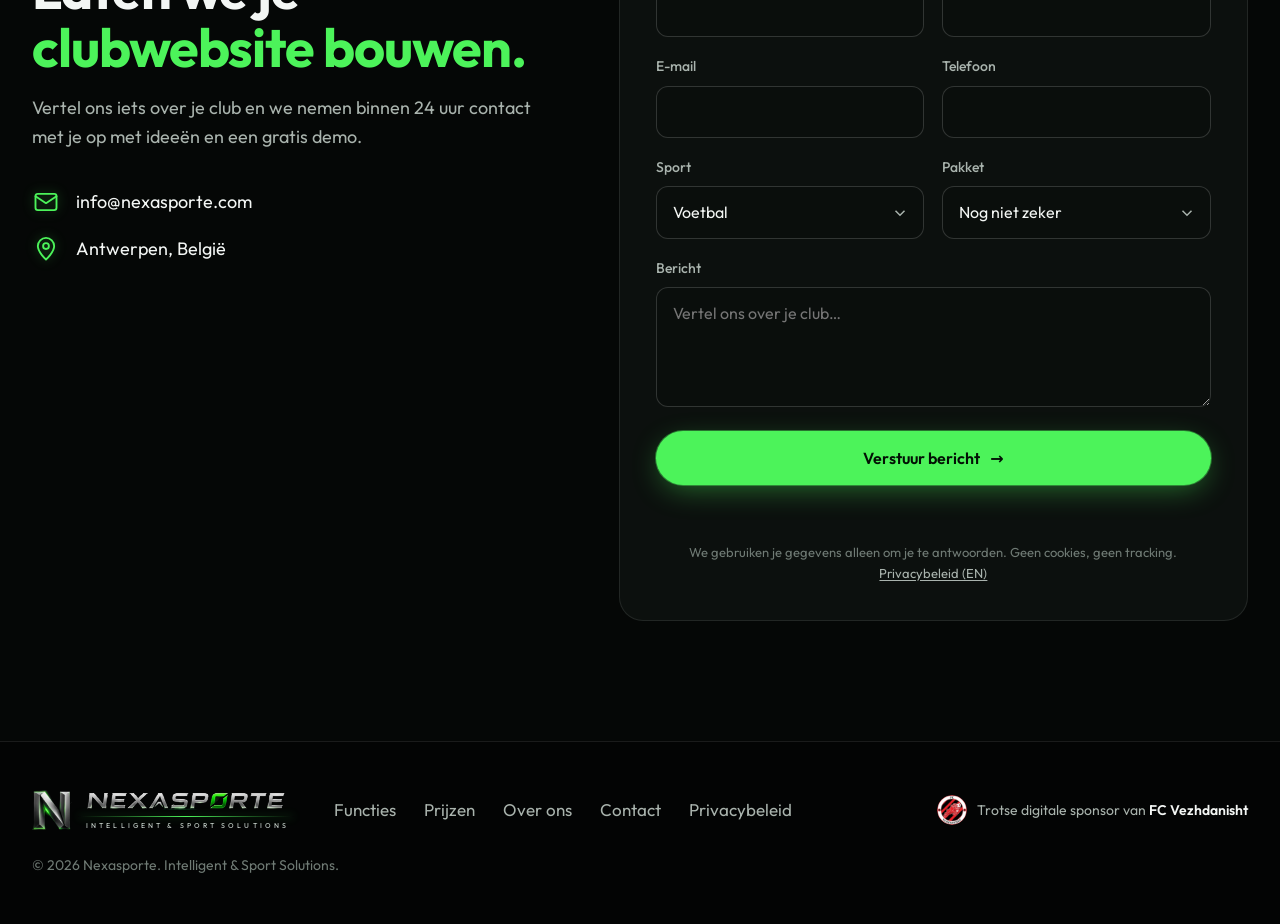
<file: nl/index.html>
<!DOCTYPE html>
<html lang="nl" class="no-js">
<head>
  <meta charset="UTF-8" />
  <meta name="viewport" content="width=device-width, initial-scale=1.0" />
  <title>Nexasporte · Websites voor sportclubs en academies in België</title>
  <meta name="description" content="Websites voor sportclubs en academies in Antwerpen en heel België: kalender, live uitslagen, klassementen, nieuws en sponsors. Snel, mobielvriendelijk en professioneel." />
  <meta name="theme-color" content="#050706" />

  <link rel="canonical" href="https://nexasporte.com/nl/" />
  <link rel="alternate" hreflang="en" href="https://nexasporte.com/" />
  <link rel="alternate" hreflang="nl" href="https://nexasporte.com/nl/" />
  <link rel="alternate" hreflang="x-default" href="https://nexasporte.com/" />
  <meta name="robots" content="index, follow" />

  <meta property="og:type" content="website" />
  <meta property="og:url" content="https://nexasporte.com/nl/" />
  <meta property="og:locale" content="nl_BE" />
  <meta property="og:site_name" content="Nexasporte" />
  <meta property="og:title" content="Nexasporte · Jouw club. Online. Professioneel." />
  <meta property="og:description" content="Websites voor sportclubs en academies in Antwerpen en heel België: kalender, live uitslagen, klassementen, nieuws en sponsors. Snel, mobielvriendelijk en professioneel." />
  <meta property="og:image" content="https://nexasporte.com/assets/img/og-image.jpg" />

  <link rel="icon" href="../favicon.ico" sizes="48x48" />
  <link rel="icon" type="image/png" sizes="48x48" href="../favicon-48.png" />
  <link rel="icon" type="image/png" sizes="96x96" href="../favicon-96.png" />
  <link rel="icon" type="image/png" sizes="144x144" href="../favicon-144.png" />
  <link rel="icon" type="image/png" sizes="192x192" href="../favicon-192.png" />
  <link rel="apple-touch-icon" sizes="180x180" href="../apple-touch-icon.png" />
  <link rel="manifest" href="../site.webmanifest" />

  <script type="application/ld+json">
  {
    "@context": "https://schema.org",
    "@type": "Organization",
    "name": "Nexasporte",
    "alternateName": "Nexasporte – Intelligent & Sport Solutions",
    "url": "https://nexasporte.com/",
    "logo": "https://nexasporte.com/favicon-512.png",
    "description": "Websites voor sportclubs en academies in Antwerpen en heel België.",
    "areaServed": "Belgium",
    "address": { "@type": "PostalAddress", "addressLocality": "Antwerp", "addressCountry": "BE" }
  }
  </script>
  <script type="application/ld+json">
  { "@context": "https://schema.org", "@type": "WebSite", "name": "Nexasporte", "url": "https://nexasporte.com/" }
  </script>

  <link rel="preload" href="../assets/fonts/outfit-latin-wght-normal.woff2" as="font" type="font/woff2" crossorigin />

  <link rel="preload" as="image" href="../assets/img/stadium-3200.webp" type="image/webp" media="(min-width: 1401px)" />
  <link rel="preload" as="image" href="../assets/img/stadium-2400.webp" type="image/webp" media="(min-width: 641px) and (max-width: 1400px)" />
  <link rel="preload" as="image" href="../assets/img/stadium-1600.webp" type="image/webp" media="(max-width: 640px)" />
  <link rel="stylesheet" href="../css/style.css?v=17" />
</head>
<body>

  <!-- ============ HEADER ============ -->
  <header class="site-header" id="top">
    <div class="container nav">
      <a href="#home" class="brand" aria-label="Nexasporte – Intelligent &amp; Sport Solutions">
        <img src="../assets/img/logo-n.webp" alt="" class="brand-mark" width="48" height="48" />
        <span class="brand-text">
          <img src="../assets/img/wordmark.webp" alt="Nexasporte" class="brand-word" width="280" height="27" />
          <span class="brand-tagline" aria-hidden="true"><span>Intelligent &amp; Sport Solutions</span></span>
        </span>
      </a>

      <nav class="nav-links" id="nav-links" aria-label="Main">
        <a href="#home" class="active">Home</a>
        <a href="#features">Functies</a>
        <a href="#pricing">Prijzen</a>
        <a href="#about">Over ons</a>
        <a href="#contact">Contact</a>
        <a href="#contact" class="btn btn-outline nav-cta-mobile">Start nu <span aria-hidden="true">→</span></a>
      </nav>

      <div class="lang-switch" role="navigation" aria-label="Language"><a href="../" lang="en" hreflang="en">EN</a><a href="./" lang="nl" aria-current="true">NL</a></div>

      <a href="#contact" class="btn btn-outline nav-cta">Start nu <span aria-hidden="true">→</span></a>

      <button class="nav-toggle" id="nav-toggle" aria-label="Menu openen" aria-expanded="false" aria-controls="nav-links">
        <span></span><span></span><span></span>
      </button>
    </div>
  </header>

  <main>
    <!-- ============ HERO ============ -->
    <section class="hero" id="home">
      <div class="hero-bg" aria-hidden="true">
        <div class="hero-slide slide-football is-active"></div>
        <div class="hero-slide slide-basketball"
             data-src-lg="../assets/img/basketball-3200.webp"
             data-src-md="../assets/img/basketball-2400.webp"
             data-src-sm="../assets/img/basketball-1600.webp"></div>
        <div class="hero-slide slide-pickleball"
             data-src-lg="../assets/img/pickleball-3200.webp"
             data-src-md="../assets/img/pickleball-2400.webp"
             data-src-sm="../assets/img/pickleball-1600.webp"></div>
        <div class="hero-slide slide-handball"
             data-src-lg="../assets/img/handball-3200.webp"
             data-src-md="../assets/img/handball-2400.webp"
             data-src-sm="../assets/img/handball-1600.webp"></div>
      </div>
      <div class="hero-lines" aria-hidden="true">
        <span></span><span></span><span></span><span></span>
      </div>

      <div class="container hero-inner">
        <div class="hero-content">
          <p class="pill"><span class="dot"></span> Voor lokale sportclubs</p>
          <h1>Jouw club.<br />Online. <span class="accent">Professioneel.</span></h1>
          <p class="lead">Moderne websites voor lokale sportclubs<br class="br-desktop" /> en academies – powered by Nexasporte.</p>

          <div class="hero-actions">
            <a href="#contact" class="btn btn-primary btn-lg">Vraag je clubwebsite aan <span aria-hidden="true">→</span></a>
            <a class="hero-sponsor" href="https://vezhdanishtfc.com/" target="_blank" rel="noopener" aria-label="Trotse digitale sponsor van FC Vezhdanisht – bezoek de clubwebsite (opent in een nieuw tabblad)">
              <img src="../assets/img/vezhdanisht-crest-sm.webp" alt="" width="160" height="160" />
              <span class="hero-sponsor-text"><small>Trotse digitale sponsor van</small><strong>FC Vezhdanisht <svg class="ext" viewBox="0 0 24 24" aria-hidden="true"><path d="M7 17 17 7M9 7h8v8" /></svg></strong></span>
            </a>
          </div>
        </div>

        <ul class="hero-strip">
          <li>
            <span class="strip-ico"><svg viewBox="0 0 24 24" class="ico" aria-hidden="true"><path d="M13 2 4 14h7l-1 8 9-12h-7z" /></svg></span>
            <span class="strip-text"><strong>Snel &amp; betrouwbaar</strong><small>Hosting &amp; beveiliging inbegrepen</small></span>
          </li>
          <li>
            <span class="strip-ico"><svg viewBox="0 0 24 24" class="ico" aria-hidden="true"><path d="M3 21h4v-5H3zM10 21h4v-9h-4zM17 21h4V8h-4z" /><path d="M4 11 10 6l4 3 7-6M17 3h4v4" /></svg></span>
            <span class="strip-text"><strong>Live uitslagen &amp; klassement</strong><small>In enkele seconden bijgewerkt</small></span>
          </li>
          <li>
            <span class="strip-ico"><svg viewBox="0 0 24 24" class="ico" aria-hidden="true"><rect x="6" y="2" width="12" height="20" rx="2.5" /><path d="M11 18h2" /></svg></span>
            <span class="strip-text"><strong>Mobielvriendelijk</strong><small>Ziet er goed uit op elk scherm</small></span>
          </li>
          <li>
            <span class="strip-ico"><svg viewBox="0 0 24 24" class="ico" aria-hidden="true"><path d="M7 4h10v5a5 5 0 0 1-10 0z" /><path d="M7 6H4v1a4 4 0 0 0 3.5 4M17 6h3v1a4 4 0 0 1-3.5 4M12 14v4M8 21h8M9 18h6" /><path d="m12 6.5.8 1.6 1.7.2-1.2 1.2.3 1.7-1.6-.8-1.6.8.3-1.7-1.2-1.2 1.7-.2z" /></svg></span>
            <span class="strip-text"><strong>Meer zichtbaarheid voor je club</strong><small>Meer fans, meer sponsors</small></span>
          </li>
        </ul>
      </div>

      <a href="#features" class="scroll-down" id="scroll-down" aria-label="Naar beneden scrollen">
        <svg viewBox="0 0 24 24" aria-hidden="true"><path d="m6 9 6 6 6-6" /></svg>
      </a>
    </section>

    <!-- ============ FEATURES ============ -->
    <section class="section" id="features">
      <div class="container">
        <header class="section-head reveal">
          <p class="eyebrow">Functies</p>
          <h2>Alles wat je club nodig heeft, <span class="accent">op één plek.</span></h2>
          <p class="section-sub">Van de eerste ploeg tot de jongste jeugdspelers — geef je fans, ouders en sponsors een thuis online.</p>
        </header>

        <div class="feature-grid">
          <article class="card feature reveal">
            <div class="feature-ico"><svg viewBox="0 0 24 24"><circle cx="9" cy="8" r="3.5" /><path d="M2.5 20a6.5 6.5 0 0 1 13 0" /><circle cx="17.5" cy="9" r="2.5" /><path d="M16 14.3a5 5 0 0 1 6 4.7" /></svg></div>
            <h3>Ploegen &amp; spelersprofielen</h3>
            <p>Ploegen voor elke leeftijdscategorie met foto’s, posities, rugnummers en statistieken.</p>
          </article>
          <article class="card feature reveal">
            <div class="feature-ico"><svg viewBox="0 0 24 24"><rect x="3" y="4.5" width="18" height="16" rx="2" /><path d="M3 9.5h18M8 2.5v4M16 2.5v4M7.5 14h3M13.5 14h3M7.5 17h3" /></svg></div>
            <h3>Kalender &amp; live uitslagen</h3>
            <p>Komende wedstrijden, live scores en eindstanden, in enkele seconden bijgewerkt.</p>
          </article>
          <article class="card feature reveal">
            <div class="feature-ico"><svg viewBox="0 0 24 24"><path d="M4 5h16M4 10h16M4 15h16M4 20h16" /><path d="M8 3v19" /></svg></div>
            <h3>Klassementen</h3>
            <p>Overzichtelijke, altijd actuele rangschikkingen voor elke competitie waarin je speelt.</p>
          </article>
          <article class="card feature reveal">
            <div class="feature-ico"><svg viewBox="0 0 24 24"><rect x="3" y="4" width="18" height="16" rx="2" /><circle cx="9" cy="10" r="2" /><path d="m21 16-5-5-9 9" /></svg></div>
            <h3>Nieuws &amp; fotogalerij</h3>
            <p>Deel wedstrijdverslagen, aankondigingen en foto’s van elke speeldag.</p>
          </article>
          <article class="card feature reveal">
            <div class="feature-ico"><svg viewBox="0 0 24 24"><path d="M12 2 3 6v6c0 5 3.8 8.7 9 10 5.2-1.3 9-5 9-10V6z" /><path d="m8.5 12 2.5 2.5 4.5-5" /></svg></div>
            <h3>Sponsors in de kijker</h3>
            <p>Geef je sponsors de zichtbaarheid die ze verdienen — en trek nieuwe aan.</p>
          </article>
          <article class="card feature reveal">
            <div class="feature-ico"><svg viewBox="0 0 24 24"><path d="M14 3H6a2 2 0 0 0-2 2v14a2 2 0 0 0 2 2h12a2 2 0 0 0 2-2V9z" /><path d="M14 3v6h6M8 13h8M8 17h5" /></svg></div>
            <h3>Online inschrijvingen</h3>
            <p>Laat nieuwe spelers en ouders zich online inschrijven voor proeftrainingen en academies.</p>
          </article>
        </div>
      </div>
    </section>

    <!-- ============ DEMO ============ -->
    <section class="section section-alt" id="demo">
      <div class="container demo">
        <div class="demo-copy reveal">
          <p class="eyebrow">Ons werk</p>
          <h2>Ontdek wat je club <span class="accent">krijgt.</span></h2>
          <p class="section-sub">Een strakke website in je clubkleuren — gemaakt om er op elke smartphone goed uit te zien en eenvoudig bij te werken na elke wedstrijd.</p>
          <ul class="checklist">
            <li>Je clublogo, kleuren en domeinnaam</li>
            <li>Eenvoudig beheer — geen technische kennis nodig</li>
            <li>Snelle hosting, SSL-beveiliging en back-ups inbegrepen</li>
            <li>Google-vriendelijk, zodat fans je vinden</li>
          </ul>
          <a href="#contact" class="btn btn-primary">Vraag een gratis demo aan <span aria-hidden="true">→</span></a>
        </div>

        <a class="browser reveal" href="https://vezhdanishtfc.com/" target="_blank" rel="noopener" aria-label="Website van FC Vezhdanisht, gemaakt door Nexasporte (opent in een nieuw tabblad)">
          <div class="browser-bar">
            <span></span><span></span><span></span>
            <div class="browser-url">vezhdanishtfc.com</div>
          </div>
          <img class="browser-shot"
               src="../assets/img/portfolio-vezhdanisht.webp"
               srcset="../assets/img/portfolio-vezhdanisht-sm.webp 900w, ../assets/img/portfolio-vezhdanisht.webp 1574w"
               sizes="(max-width: 1000px) 100vw, 55vw"
               width="1574" height="779" loading="lazy"
               alt="Homepagina van de website van FC Vezhdanisht: volgende wedstrijd, aftelklok en kalender" />
          <span class="browser-tag">Live klantensite · Bekijk ↗</span>
        </a>
      </div>
    </section>

    <!-- ============ HOW IT WORKS ============ -->
    <section class="section" id="how">
      <div class="container">
        <header class="section-head reveal">
          <p class="eyebrow">Hoe het werkt</p>
          <h2>Van aftrap tot online <span class="accent">in 3 stappen.</span></h2>
        </header>
        <ol class="steps">
          <li class="card step reveal">
            <span class="step-num">01</span>
            <h3>Vertel ons over je club</h3>
            <p>Stuur ons je logo, kleuren, ploegen en de inhoud die je wilt tonen.</p>
          </li>
          <li class="card step reveal">
            <span class="step-num">02</span>
            <h3>Wij ontwerpen &amp; bouwen</h3>
            <p>We maken een professionele website op maat van je club en je sport.</p>
          </li>
          <li class="card step reveal">
            <span class="step-num">03</span>
            <h3>Online gaan &amp; scoren</h3>
            <p>Lanceer op je eigen domein en werk uitslagen en nieuws in enkele seconden bij.</p>
          </li>
        </ol>
      </div>
    </section>

    <!-- ============ PRICING ============ -->
    <section class="section section-alt" id="pricing">
      <div class="container">
        <header class="section-head reveal">
          <p class="eyebrow">Prijzen</p>
          <h2>Twee eenvoudige manieren <span class="accent">om online te gaan.</span></h2>
          <p class="section-sub">Dezelfde professionele website, dezelfde zorg. Kies wat past bij het budget van je club.</p>
        </header>

        <div class="pricing-grid">
          <article class="card plan reveal">
            <h3>Eenmalige aankoop</h3>
            <p class="plan-desc">Eén keer betalen. <strong class="accent">De website is van jou!</strong></p>
            <p class="price"><span class="cur">€</span>300<span class="per">eenmalig</span></p>
            <p class="price-then"><span class="free-badge">1e jaar gratis</span> Daarna <strong>€80 / jaar</strong> voor hosting, domein, beveiliging &amp; updates. Altijd opzegbaar.</p>
            <ul class="checklist">
              <li>Je website, gebouwd en gelanceerd</li>
              <li>Laagste kost op lange termijn</li>
              <li>Persoonlijke ondersteuning door een echt persoon</li>
            </ul>
            <p class="plan-extra">
              <span class="extra-label">Volledig eigenaar</span>
              Je club is vanaf dag één eigenaar van het domein en de volledige code. Laat hosting, updates &amp; ondersteuning aan ons over voor €80 / jaar, of host de site zelf, waar en wanneer je wilt.
            </p>
            <a href="#contact" class="btn btn-outline btn-block" data-plan="Direct Buy">Kies eenmalige aankoop</a>
          </article>

          <article class="card plan plan-featured reveal">
            <span class="plan-tag">Geen opstartkosten</span>
            <h3>Maandabonnement</h3>
            <p class="plan-desc">Start vandaag zonder grote investering.</p>
            <p class="price"><span class="cur">€</span>30<span class="per">/ maand</span></p>
            <p class="price-then"><strong>€0</strong> opstartkosten · domein, hosting, beveiliging &amp; updates inbegrepen</p>
            <ul class="checklist">
              <li>Je website, gebouwd en gelanceerd</li>
              <li>Alles inbegrepen, één maandprijs</li>
              <li>Altijd opzegbaar, geen verplichtingen</li>
              <li><strong>Buiten het seizoen?</strong> Na 6 actieve maanden kun je je site tot 6 maanden gratis pauzeren.</li>
            </ul>
            <p class="plan-extra">
              <span class="extra-label">Optioneel</span>
              Na 6 betaalde maanden kun je je website volledig overkopen voor <strong>€150</strong> en verdergaan aan €80 / jaar. Gepauzeerde maanden tellen niet mee.
            </p>
            <a href="#contact" class="btn btn-primary btn-block" data-plan="Monthly Plan">Kies maandabonnement</a>
          </article>
        </div>

        <div class="plan-includes reveal">
          <p class="includes-title">Elke website bevat</p>
          <ul>
            <li>Je clublogo, kleuren &amp; eigen domein</li>
            <li>Kalender, uitslagen &amp; klassement</li>
            <li>Ploegen, nieuws &amp; sponsors</li>
            <li>Mobielvriendelijk &amp; klaar voor Google</li>
          </ul>
        </div>

        <ul class="trust-row reveal">
          <li>
            <svg viewBox="0 0 24 24" class="ico" aria-hidden="true"><rect x="3" y="4" width="18" height="12" rx="2" /><path d="M8 20h8M12 16v4" /><path d="m9 10 2 2 4-4" /></svg>
            <span><strong>Eerst zien, dan betalen</strong>We maken eerst een gratis demo van je website en passen die aan jouw wensen aan. Je betaalt pas als je tevreden bent.</span>
          </li>
          <li>
            <svg viewBox="0 0 24 24" class="ico" aria-hidden="true"><path d="M12 2 3 6v6c0 5 3.8 8.7 9 10 5.2-1.3 9-5 9-10V6z" /><path d="m8.5 12 2.5 2.5 4.5-5" /></svg>
            <span><strong>Altijd opzegbaar</strong>Geen contracten. Stop het jaarplan van €80 wanneer je wilt: je krijgt je volledige code om de site zelf of bij een andere ontwikkelaar te hosten. Bij het maandabonnement gaat de site offline wanneer je opzegt, tenzij je hem overkoopt.</span>
          </li>
          <li>
            <svg viewBox="0 0 24 24" class="ico" aria-hidden="true"><circle cx="12" cy="12" r="9" /><path d="M3 12h18M12 3a14 14 0 0 1 0 18M12 3a14 14 0 0 0 0 18" /></svg>
            <span><strong>Je domein is van je club</strong>Wij beheren het voor je. Vertrek je? Dan dragen we het voor €12 aan je over, geven we je de code en verwijderen we onze kopie.</span>
          </li>
        </ul>
        <p class="price-note">Alle prijzen incl. btw.</p>
      </div>
    </section>

    <!-- ============ ABOUT ============ -->
    <section class="section" id="about">
      <div class="container about">
        <div class="about-visual reveal">
          <img src="../assets/img/logo-full.jpg" alt="Nexasporte logo — Intelligent &amp; Sport Solutions" width="823" height="1000" />
        </div>
        <div class="about-copy reveal">
          <p class="eyebrow">Over ons</p>
          <h2>Intelligent &amp; <span class="accent">Sport Solutions.</span></h2>
          <p>Nexasporte is ontstaan met één doel: elke lokale club en academie dezelfde professionele online uitstraling geven als de grote ploegen — zonder het grote budget.</p>
          <p>We combineren moderne webtechnologie met een echte passie voor sport. Voetbal, basketbal, volleybal, tennis, vechtsport — welke sport je ook speelt, wij bouwen een website waar je club trots op is.</p>
          <div class="values">
            <div><strong>Gemaakt voor sport</strong><span>Functies ontworpen rond clubs, geen standaard sjablonen.</span></div>
            <div><strong>Persoonlijke ondersteuning</strong><span>Een echt persoon helpt je bij elke stap.</span></div>
          </div>
        </div>
      </div>
    </section>

    <!-- ============ CTA ============ -->
    <section class="cta-band">
      <div class="container cta-inner reveal">
        <h2>Klaar om je club <span class="accent">online te brengen?</span></h2>
        <a href="#contact" class="btn btn-primary btn-lg">Vraag je clubwebsite aan <span aria-hidden="true">→</span></a>
      </div>
    </section>

    <!-- ============ CONTACT ============ -->
    <section class="section" id="contact">
      <div class="container contact">
        <div class="contact-copy reveal">
          <p class="eyebrow">Contact</p>
          <h2>Laten we je <span class="accent">clubwebsite bouwen.</span></h2>
          <p class="section-sub">Vertel ons iets over je club en we nemen binnen 24 uur contact met je op met ideeën en een gratis demo.</p>

          <ul class="contact-list">
            <li>
              <svg viewBox="0 0 24 24" class="ico"><rect x="3" y="5" width="18" height="14" rx="2" /><path d="m3 7 9 6 9-6" /></svg>
              <a href="mailto:info@nexasporte.com" class="js-email">info@nexasporte.com</a>
            </li>
            <li>
              <svg viewBox="0 0 24 24" class="ico"><path d="M12 21s-7-6.2-7-11.5a7 7 0 0 1 14 0C19 14.8 12 21 12 21z" /><circle cx="12" cy="9.5" r="2.5" /></svg>
              <span>Antwerpen, België</span>
            </li>
          </ul>
        </div>

        <form class="card contact-form reveal" id="contact-form" novalidate>
          <div class="field-row">
            <label>Je naam
              <input type="text" name="name" required autocomplete="name" />
            </label>
            <label>Club / academie
              <input type="text" name="club" required autocomplete="organization" />
            </label>
          </div>
          <div class="field-row">
            <label>E-mail
              <input type="email" name="email" required autocomplete="email" />
            </label>
            <label>Telefoon
              <input type="tel" name="phone" autocomplete="tel" />
            </label>
          </div>
          <div class="field-row">
            <label>Sport
              <select name="sport">
                <option value="Football">Voetbal</option>
                <option value="Basketball">Basketbal</option>
                <option value="Volleyball">Volleybal</option>
                <option value="Handball">Handbal</option>
                <option>Tennis</option>
                <option value="Martial Arts">Vechtsport</option>
                <option value="Other">Andere</option>
              </select>
            </label>
            <label>Pakket
              <select name="plan" id="plan-select">
                <option value="Not sure yet">Nog niet zeker</option>
                <option value="Direct Buy">Eenmalige aankoop</option>
                <option value="Monthly Plan">Maandabonnement</option>
              </select>
            </label>
          </div>
          <label>Bericht
            <textarea name="message" rows="4" placeholder="Vertel ons over je club…"></textarea>
          </label>
          <button type="submit" class="btn btn-primary btn-block">Verstuur bericht <span aria-hidden="true">→</span></button>
          <p class="form-note" id="form-note" role="status"></p>
          <p class="form-privacy">We gebruiken je gegevens alleen om je te antwoorden. Geen cookies, geen tracking. <a href="../privacy.html">Privacybeleid (EN)</a></p>
        </form>
      </div>
    </section>
  </main>

  <!-- ============ FOOTER ============ -->
  <footer class="site-footer">
    <div class="container footer-inner">
      <a href="#home" class="brand" aria-label="Nexasporte – Intelligent &amp; Sport Solutions">
        <img src="../assets/img/logo-n.webp" alt="" class="brand-mark" width="40" height="40" />
        <span class="brand-text">
          <img src="../assets/img/wordmark.webp" alt="Nexasporte" class="brand-word" width="220" height="21" />
          <span class="brand-tagline" aria-hidden="true"><span>Intelligent &amp; Sport Solutions</span></span>
        </span>
      </a>
      <nav class="footer-links" aria-label="Footer">
        <a href="#features">Functies</a>
        <a href="#pricing">Prijzen</a>
        <a href="#about">Over ons</a>
        <a href="#contact">Contact</a>
        <a href="../privacy.html">Privacybeleid</a>
      </nav>
      <a class="footer-sponsor" href="https://vezhdanishtfc.com/" target="_blank" rel="noopener">
        <img src="../assets/img/vezhdanisht-crest-sm.webp" alt="" width="96" height="96" />
        <span>Trotse digitale sponsor van <strong>FC Vezhdanisht</strong></span>
      </a>
      <p class="copy">© <span id="year"></span> Nexasporte. Intelligent &amp; Sport Solutions.</p>
    </div>
  </footer>

  <script src="../js/main.js?v=17"></script>
</body>
</html>
</file>
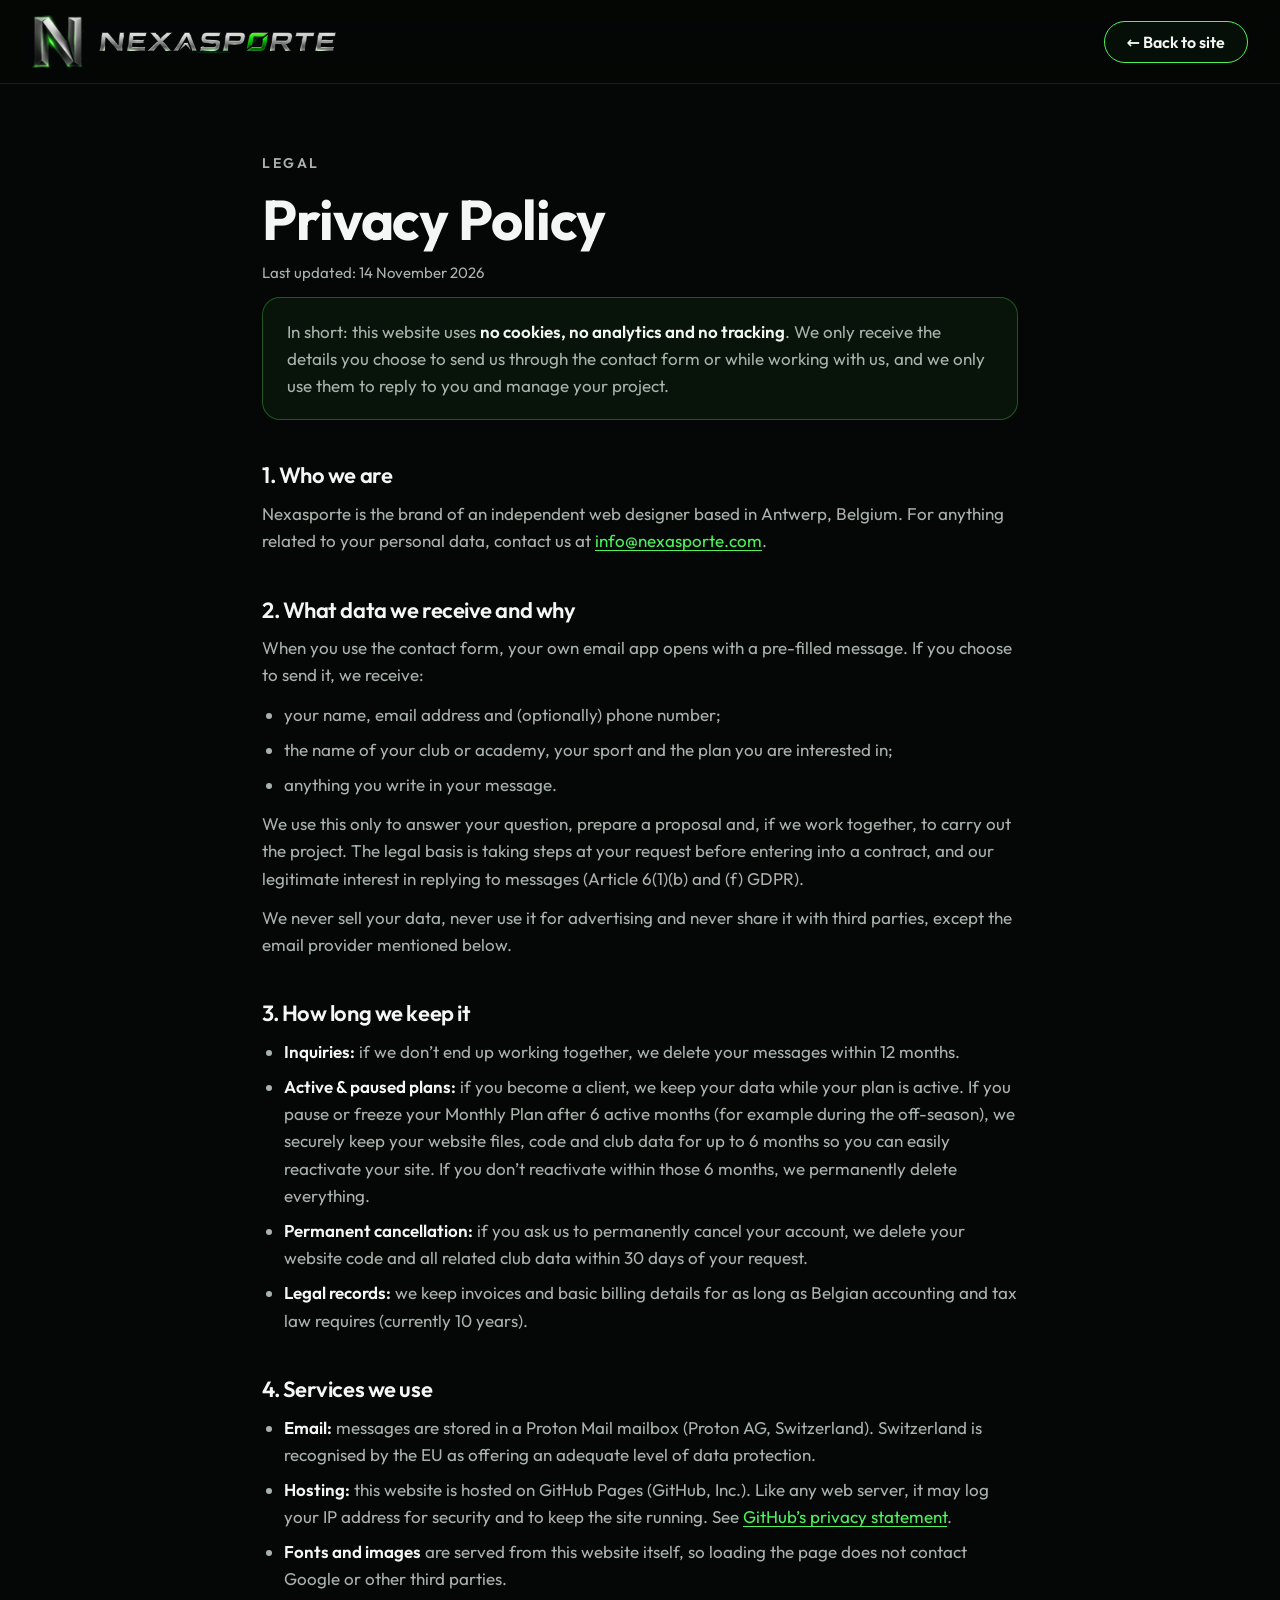
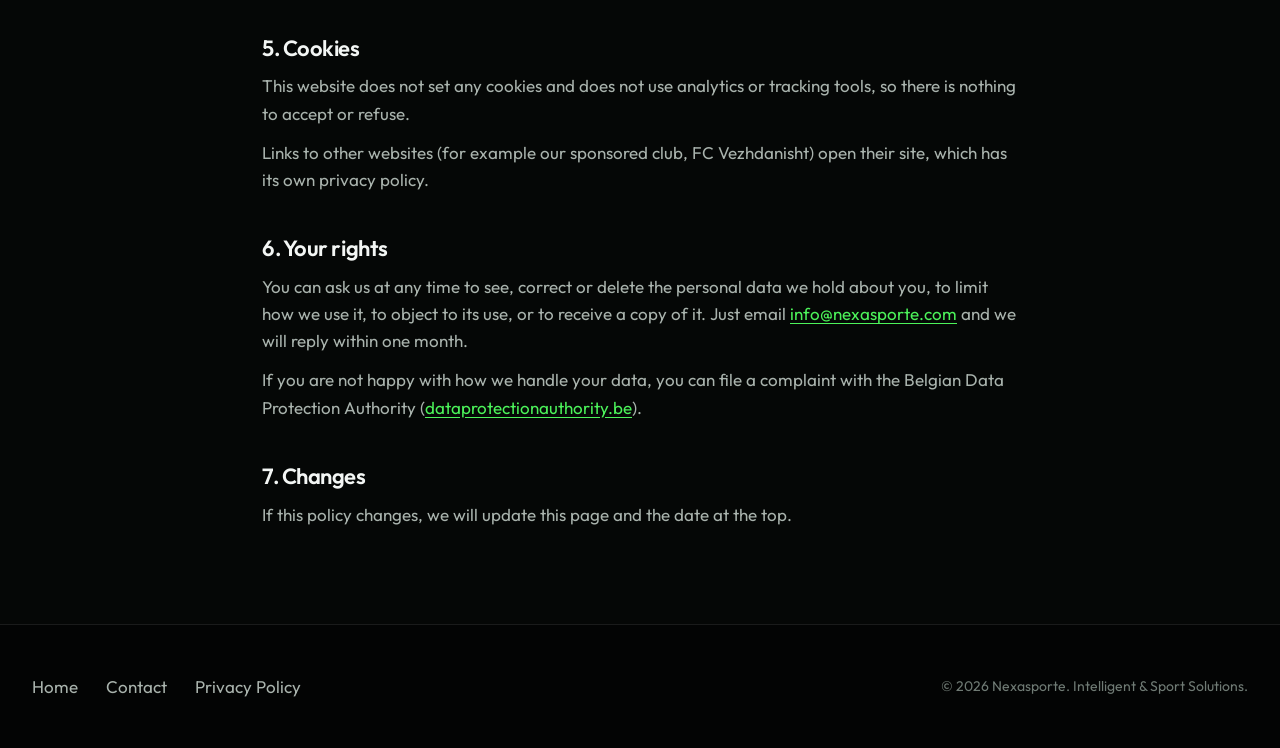
<file: privacy.html>
<!DOCTYPE html>
<html lang="en">
<head>
  <meta charset="UTF-8" />
  <meta name="viewport" content="width=device-width, initial-scale=1.0" />
  <title>Privacy Policy · Nexasporte</title>
  <meta name="description" content="How Nexasporte handles personal data: what we collect through the contact form, why, how long we keep it and your rights. No cookies, no tracking." />
  <meta name="theme-color" content="#050706" />
  <link rel="canonical" href="https://nexasporte.com/privacy.html" />

  <link rel="icon" href="favicon.ico" sizes="48x48" />
  <link rel="icon" type="image/png" sizes="48x48" href="favicon-48.png" />
  <link rel="icon" type="image/png" sizes="192x192" href="favicon-192.png" />
  <link rel="apple-touch-icon" sizes="180x180" href="apple-touch-icon.png" />

  <link rel="preload" href="assets/fonts/outfit-latin-wght-normal.woff2" as="font" type="font/woff2" crossorigin />
  <link rel="stylesheet" href="css/style.css?v=14" />
</head>
<body class="legal-page">

  <header class="site-header scrolled">
    <div class="container nav">
      <a href="./" class="brand" aria-label="Nexasporte home">
        <img src="assets/img/logo-n.webp" alt="" class="brand-mark" width="48" height="48" />
        <span class="brand-text">
          <img src="assets/img/wordmark.webp" alt="Nexasporte" class="brand-word" width="280" height="27" />
        </span>
      </a>
      <a href="./" class="btn btn-outline">← Back to site</a>
    </div>
  </header>

  <main class="legal container">
    <p class="eyebrow">Legal</p>
    <h1>Privacy Policy</h1>
    <p class="legal-updated">Last updated: 14 November 2026</p>

    <p class="legal-lead">In short: this website uses <strong>no cookies, no analytics and no tracking</strong>. We only receive the details you choose to send us through the contact form or while working with us, and we only use them to reply to you and manage your project.</p>

    <h2>1. Who we are</h2>
    <p>Nexasporte is the brand of an independent web designer based in Antwerp, Belgium. For anything related to your personal data, contact us at <a href="mailto:info@nexasporte.com">info@nexasporte.com</a>.</p>

    <h2>2. What data we receive and why</h2>
    <p>When you use the contact form, your own email app opens with a pre-filled message. If you choose to send it, we receive:</p>
    <ul>
      <li>your name, email address and (optionally) phone number;</li>
      <li>the name of your club or academy, your sport and the plan you are interested in;</li>
      <li>anything you write in your message.</li>
    </ul>
    <p>We use this only to answer your question, prepare a proposal and, if we work together, to carry out the project. The legal basis is taking steps at your request before entering into a contract, and our legitimate interest in replying to messages (Article 6(1)(b) and (f) GDPR).</p>
    <p>We never sell your data, never use it for advertising and never share it with third parties, except the email provider mentioned below.</p>

    <h2 id="retention">3. How long we keep it</h2>
    <ul>
      <li><strong>Inquiries:</strong> if we don’t end up working together, we delete your messages within 12 months.</li>
      <li><strong>Active &amp; paused plans:</strong> if you become a client, we keep your data while your plan is active. If you pause or freeze your Monthly Plan after 6 active months (for example during the off-season), we securely keep your website files, code and club data for up to 6 months so you can easily reactivate your site. If you don’t reactivate within those 6 months, we permanently delete everything.</li>
      <li><strong>Permanent cancellation:</strong> if you ask us to permanently cancel your account, we delete your website code and all related club data within 30 days of your request.</li>
      <li><strong>Legal records:</strong> we keep invoices and basic billing details for as long as Belgian accounting and tax law requires (currently 10 years).</li>
    </ul>

    <h2>4. Services we use</h2>
    <ul>
      <li><strong>Email:</strong> messages are stored in a Proton Mail mailbox (Proton AG, Switzerland). Switzerland is recognised by the EU as offering an adequate level of data protection.</li>
      <li><strong>Hosting:</strong> this website is hosted on GitHub Pages (GitHub, Inc.). Like any web server, it may log your IP address for security and to keep the site running. See <a href="https://docs.github.com/en/site-policy/privacy-policies/github-general-privacy-statement" target="_blank" rel="noopener">GitHub’s privacy statement</a>.</li>
      <li><strong>Fonts and images</strong> are served from this website itself, so loading the page does not contact Google or other third parties.</li>
    </ul>

    <h2>5. Cookies</h2>
    <p>This website does not set any cookies and does not use analytics or tracking tools, so there is nothing to accept or refuse.</p>
    <p>Links to other websites (for example our sponsored club, FC Vezhdanisht) open their site, which has its own privacy policy.</p>

    <h2>6. Your rights</h2>
    <p>You can ask us at any time to see, correct or delete the personal data we hold about you, to limit how we use it, to object to its use, or to receive a copy of it. Just email <a href="mailto:info@nexasporte.com">info@nexasporte.com</a> and we will reply within one month.</p>
    <p>If you are not happy with how we handle your data, you can file a complaint with the Belgian Data Protection Authority (<a href="https://www.dataprotectionauthority.be" target="_blank" rel="noopener">dataprotectionauthority.be</a>).</p>

    <h2>7. Changes</h2>
    <p>If this policy changes, we will update this page and the date at the top.</p>
  </main>

  <footer class="site-footer">
    <div class="container footer-inner">
      <nav class="footer-links" aria-label="Footer">
        <a href="./">Home</a>
        <a href="./#contact">Contact</a>
        <a href="privacy.html" aria-current="page">Privacy Policy</a>
      </nav>
      <p class="copy">© 2026 Nexasporte. Intelligent &amp; Sport Solutions.</p>
    </div>
  </footer>
</body>
</html>
</file>
<file: css/style.css>
/* =========================================================
   Nexasporte — main stylesheet
   ========================================================= */

/* Outfit (SIL Open Font License), self-hosted: no requests to Google Fonts */
@font-face {
  font-family: "Outfit";
  font-style: normal;
  font-display: swap;
  font-weight: 100 900;
  src: url("../assets/fonts/outfit-latin-ext-wght-normal.woff2") format("woff2-variations"), url("../assets/fonts/outfit-latin-ext-wght-normal.woff2") format("woff2");
  unicode-range: U+0100-02BA,U+02BD-02C5,U+02C7-02CC,U+02CE-02D7,U+02DD-02FF,U+0304,U+0308,U+0329,U+1D00-1DBF,U+1E00-1E9F,U+1EF2-1EFF,U+2020,U+20A0-20AB,U+20AD-20C0,U+2113,U+2C60-2C7F,U+A720-A7FF;
}
@font-face {
  font-family: "Outfit";
  font-style: normal;
  font-display: swap;
  font-weight: 100 900;
  src: url("../assets/fonts/outfit-latin-wght-normal.woff2") format("woff2-variations"), url("../assets/fonts/outfit-latin-wght-normal.woff2") format("woff2");
  unicode-range: U+0000-00FF,U+0131,U+0152-0153,U+02BB-02BC,U+02C6,U+02DA,U+02DC,U+0304,U+0308,U+0329,U+2000-206F,U+20AC,U+2122,U+2191,U+2193,U+2212,U+2215,U+FEFF,U+FFFD;
}

:root {
  --bg: #050706;
  --bg-alt: #080b09;
  --surface: rgba(16, 21, 18, 0.72);
  --surface-solid: #0e1310;
  --border: rgba(255, 255, 255, 0.09);
  --border-strong: rgba(255, 255, 255, 0.16);

  --green: #4cf35a;
  --green-deep: #22c935;
  --green-glow: rgba(76, 243, 90, 0.45);

  --text: #f3f6f4;
  --muted: #a9b3ad;
  --dim: #6f7a74;

  --radius: 18px;
  --radius-lg: 24px;
  --container: 1520px;
  --header-h: 84px;

  --font: "Outfit", system-ui, -apple-system, "Segoe UI", Roboto, sans-serif;
}

*,
*::before,
*::after { box-sizing: border-box; }

html {
  scroll-behavior: smooth;
  scroll-padding-top: calc(var(--header-h) - 8px);
  -webkit-text-size-adjust: 100%;
}

body {
  margin: 0;
  background: var(--bg);
  color: var(--text);
  font-family: var(--font);
  font-size: 17px;
  line-height: 1.6;
  -webkit-font-smoothing: antialiased;
  overflow-x: hidden;
}

img, svg { display: block; max-width: 100%; }
a { color: inherit; text-decoration: none; }
h1, h2, h3 { margin: 0; line-height: 1.08; letter-spacing: -0.02em; }
p { margin: 0; }
ul, ol { margin: 0; padding: 0; list-style: none; }

.container {
  width: 100%;
  max-width: var(--container);
  margin: 0 auto;
  padding: 0 32px;
}

.accent { color: var(--green); }

:focus-visible {
  outline: 2px solid var(--green);
  outline-offset: 3px;
  border-radius: 6px;
}

/* ---------- Icons ---------- */
.ico,
.feature-ico svg {
  width: 40px;
  height: 40px;
  fill: none;
  stroke: var(--green);
  stroke-width: 1.6;
  stroke-linecap: round;
  stroke-linejoin: round;
  flex-shrink: 0;
  filter: drop-shadow(0 0 6px rgba(76, 243, 90, 0.35));
}

/* ---------- Buttons ---------- */
.btn {
  display: inline-flex;
  align-items: center;
  justify-content: center;
  gap: 10px;
  padding: 12px 22px;
  border-radius: 999px;
  font: 600 16px/1 var(--font);
  border: 1.5px solid transparent;
  cursor: pointer;
  white-space: nowrap;
  transition: transform .2s ease, box-shadow .25s ease, background-color .25s ease, color .25s ease, border-color .25s ease;
}
.btn span { transition: transform .2s ease; }
.btn:hover span { transform: translateX(3px); }

.btn-primary {
  background: var(--green);
  color: #031105;
  box-shadow: 0 0 0 1px rgba(76, 243, 90, 0.4), 0 8px 30px -6px var(--green-glow);
}
.btn-primary:hover {
  transform: translateY(-2px);
  box-shadow: 0 0 0 1px rgba(76, 243, 90, 0.6), 0 14px 40px -6px var(--green-glow);
}

.btn-outline {
  border-color: var(--green);
  color: var(--text);
  background: rgba(76, 243, 90, 0.03);
}
.btn-outline:hover {
  background: rgba(76, 243, 90, 0.12);
  box-shadow: 0 0 24px -6px var(--green-glow);
}

.btn-lg { padding: 22px 38px; font-size: 19px; }
.btn-block { width: 100%; }

/* ---------- Header ---------- */
.site-header {
  position: fixed;
  inset: 0 0 auto 0;
  z-index: 50;
  height: var(--header-h);
  border-bottom: 1px solid transparent;
  transition: background-color .3s ease, border-color .3s ease, backdrop-filter .3s ease;
}
.site-header.scrolled {
  background: rgba(5, 7, 6, 0.82);
  backdrop-filter: blur(14px);
  -webkit-backdrop-filter: blur(14px);
  border-bottom-color: var(--border);
}

.nav {
  height: 100%;
  display: flex;
  align-items: center;
  gap: 24px;
}

.brand {
  display: flex;
  align-items: center;
  gap: 14px;
  margin-right: auto;
}
.brand-mark { width: 52px; height: auto; }
.brand-text { display: flex; flex-direction: column; width: 240px; }
.brand-word { width: 100%; height: auto; }
.brand-tagline {
  position: relative;
  display: block;
  margin-top: 6px;
  padding-top: 6px;
  color: #b7c0bb;
  font-size: 8.5px;
  font-weight: 500;
  line-height: 1;
  letter-spacing: .3em; /* fine-tuned by JS to match the wordmark width */
  text-transform: uppercase;
  white-space: nowrap;
}
.brand-tagline > span { display: inline-block; }
.brand-tagline::before {
  content: "";
  position: absolute;
  top: 0; left: -4%; right: -4%;
  height: 1px;
  background: linear-gradient(90deg, transparent, rgba(76,243,90,.35) 20%, var(--green) 50%, rgba(76,243,90,.35) 80%, transparent);
  box-shadow: 0 0 8px var(--green-glow);
}

.nav-links {
  display: flex;
  align-items: center;
  gap: 38px;
  margin-right: 48px;
}
.nav-links a:not(.btn) {
  position: relative;
  font-weight: 500;
  color: var(--text);
  opacity: .9;
  padding: 6px 0;
  transition: color .2s ease, opacity .2s ease;
}
.nav-links a:not(.btn)::after {
  content: "";
  position: absolute;
  left: 0; right: 0; bottom: -6px;
  height: 2px;
  border-radius: 2px;
  background: var(--green);
  box-shadow: 0 0 10px var(--green-glow);
  transform: scaleX(0);
  transition: transform .25s ease;
}
.nav-links a:not(.btn):hover { color: var(--green); opacity: 1; }
.nav-links a.active { color: var(--green); opacity: 1; }
.nav-links a.active::after { transform: scaleX(1); }

.nav-cta-mobile { display: none; }

.lang-switch {
  display: flex;
  padding: 3px;
  border: 1px solid var(--border-strong);
  border-radius: 999px;
  margin-right: -6px;
}
.lang-switch a {
  padding: 6px 11px;
  border-radius: 999px;
  font-size: 13px;
  font-weight: 600;
  letter-spacing: .06em;
  color: var(--muted);
  transition: color .2s ease, background-color .2s ease;
}
.lang-switch a:hover { color: var(--text); }
.lang-switch a[aria-current="true"] { background: rgba(76, 243, 90, .14); color: var(--green); }

.nav-toggle {
  display: none;
  width: 44px; height: 44px;
  padding: 10px;
  border: 1px solid var(--border-strong);
  border-radius: 12px;
  background: transparent;
  cursor: pointer;
}
.nav-toggle span {
  display: block;
  height: 2px;
  margin: 4px 0;
  border-radius: 2px;
  background: var(--text);
  transition: transform .3s ease, opacity .3s ease;
}
.nav-open .nav-toggle span:nth-child(1) { transform: translateY(6px) rotate(45deg); }
.nav-open .nav-toggle span:nth-child(2) { opacity: 0; }
.nav-open .nav-toggle span:nth-child(3) { transform: translateY(-6px) rotate(-45deg); }

/* ---------- Hero ---------- */
.hero {
  position: relative;
  min-height: 100vh;
  min-height: 100svh;
  display: flex;
  padding-top: var(--header-h);
  overflow: hidden;
  isolation: isolate;
  border-bottom: 1px solid var(--border);
}

/* background slideshow: crossfade + slow zoom-out */
.hero-bg {
  position: absolute;
  inset: 0;
  z-index: -2;
  overflow: hidden;
  background: var(--bg);
}
.hero-bg::after { /* readability overlay above every slide */
  content: "";
  position: absolute;
  inset: 0;
  z-index: 3;
  background:
    linear-gradient(90deg, rgba(5,7,6,.96) 0%, rgba(5,7,6,.85) 24%, rgba(5,7,6,.35) 48%, rgba(5,7,6,0) 70%, rgba(5,7,6,.1) 100%),
    linear-gradient(180deg, rgba(5,7,6,.75) 0%, rgba(5,7,6,0) 16%, rgba(5,7,6,0) 66%, rgba(5,7,6,.9) 94%, var(--bg) 100%);
}
.hero-slide {
  position: absolute;
  inset: 0;
  background-repeat: no-repeat;
  background-size: cover;
  background-position: var(--pos, center);
  opacity: 0;
  transform: scale(1.08);
  transition: opacity 1.2s ease;
  will-change: opacity, transform;
}
.hero-slide.is-active {
  z-index: 2;
  opacity: 1;
  animation: slideZoom 5.6s cubic-bezier(.25, .1, .25, 1) forwards;
}
.hero-slide.is-leaving {
  z-index: 1;
  opacity: 1;          /* stays underneath while the next photo fades in on top */
  transform: scale(1); /* and stays where its zoom ended */
}
@keyframes slideZoom {
  from { transform: scale(1.08); }
  to   { transform: scale(1); }
}

.slide-football   { --pos: 68% 40%; background-image: url("../assets/img/stadium-3200.webp"); }
.slide-basketball { --pos: 55% 60%; }
.slide-pickleball { --pos: 60% 55%; }
.slide-handball   { --pos: 50% 72%; }
@media (max-width: 1400px) {
  .slide-football { background-image: url("../assets/img/stadium-2400.webp"); }
}
@media (max-width: 640px) {
  .slide-football { background-image: url("../assets/img/stadium-1600.webp"); --pos: 70% center; }
  .slide-basketball { --pos: 38% center; }
  .slide-pickleball { --pos: 58% center; }
  .slide-handball   { --pos: 42% center; }
}

/* diagonal neon lines */
.hero-lines { position: absolute; inset: 0; z-index: -1; pointer-events: none; }
.hero-lines span {
  position: absolute;
  height: 2px;
  width: 520px;
  background: linear-gradient(90deg, transparent, var(--green), transparent);
  box-shadow: 0 0 12px var(--green-glow);
  transform: rotate(-48deg);
  opacity: .55;
}
.hero-lines span:nth-child(1) { left: -170px; top: 120px; width: 380px; }
.hero-lines span:nth-child(2) { left: -240px; top: 520px; width: 560px; opacity: .35; }
.hero-lines span:nth-child(3) { right: -200px; bottom: 60px; width: 420px; }
.hero-lines span:nth-child(4) { left: 12%; bottom: -60px; width: 260px; opacity: .25; }

.hero-inner {
  display: flex;
  flex-direction: column;
  justify-content: space-between;
  gap: clamp(28px, 5vh, 56px);
  padding-top: clamp(20px, 7vh, 96px);
  padding-bottom: clamp(44px, 7vh, 76px);
}

.hero-content { max-width: 1000px; }

.pill {
  display: inline-flex;
  align-items: center;
  gap: 12px;
  padding: 10px 20px;
  border: 1px solid var(--border-strong);
  border-radius: 999px;
  background: rgba(10, 14, 12, .6);
  backdrop-filter: blur(6px);
  font-size: 15px;
  font-weight: 500;
  margin-bottom: clamp(16px, 3vh, 28px);
}
.dot {
  width: 10px; height: 10px;
  border-radius: 50%;
  background: var(--green);
  box-shadow: 0 0 10px var(--green);
  animation: pulse 2s ease-in-out infinite;
}
@keyframes pulse {
  50% { box-shadow: 0 0 2px var(--green); opacity: .7; }
}

.hero h1 {
  font-size: clamp(34px, min(4.2vw, 8vh), 72px);
  font-weight: 700;
  letter-spacing: -0.015em;
  line-height: 1.02;
}
.hero h1 .accent { text-shadow: 0 0 40px rgba(76, 243, 90, 0.25); }

.lead {
  margin-top: clamp(14px, 2.6vh, 24px);
  font-size: clamp(16px, min(1.4vw, 2.7vh), 20px);
  font-weight: 400;
  line-height: 1.45;
  color: #c9d0cc;
}

.hero-actions {
  display: flex;
  flex-wrap: wrap;
  align-items: center;
  gap: 18px 36px;
  margin-top: clamp(22px, 4.5vh, 44px);
}
.hero-actions .btn-lg {
  padding: clamp(15px, 2.4vh, 22px) clamp(26px, 2.4vw, 38px);
  font-size: clamp(16px, 2.6vh, 19px);
}

/* scroll-down arrow */
.scroll-down {
  position: absolute;
  left: 50%;
  bottom: clamp(6px, 1.6vh, 18px);
  z-index: 2;
  display: grid;
  place-items: center;
  width: 40px; height: 40px;
  margin-left: -20px;
  color: var(--green);
  transition: opacity .4s ease, visibility .4s;
}
.scroll-down svg {
  width: 26px; height: 26px;
  fill: none;
  stroke: currentColor;
  stroke-width: 2.2;
  stroke-linecap: round;
  stroke-linejoin: round;
  filter: drop-shadow(0 0 6px var(--green-glow));
  animation: nudge 1.8s ease-in-out infinite;
}
.scroll-down:hover svg { animation-duration: .9s; }
.past-hero .scroll-down { opacity: 0; visibility: hidden; }
@keyframes nudge {
  0%, 100% { transform: translateY(-4px); opacity: .55; }
  50%      { transform: translateY(4px);  opacity: 1; }
}

/* feature strip — open layout, no boxes */
.hero-strip {
  position: relative;
  display: flex;
  flex-wrap: wrap;
  justify-content: space-between;
  gap: 20px 32px;
  padding-top: clamp(18px, 3.2vh, 30px);
}
.hero-strip::before {
  content: "";
  position: absolute;
  top: 0; left: 0; right: 0;
  height: 1px;
  background: linear-gradient(90deg, transparent, rgba(76,243,90,.18) 12%, var(--green) 50%, rgba(76,243,90,.18) 88%, transparent);
  box-shadow: 0 0 14px var(--green-glow);
}
.hero-strip li {
  display: flex;
  align-items: center;
  gap: 14px;
}
.strip-ico {
  flex: none;
  display: grid;
  place-items: center;
  width: clamp(40px, 6.4vh, 52px);
  height: clamp(40px, 6.4vh, 52px);
  border-radius: 14px;
  background: radial-gradient(circle at 50% 25%, rgba(76,243,90,.22), rgba(76,243,90,.04) 70%);
  border: 1px solid rgba(76,243,90,.35);
  box-shadow: 0 0 22px -8px var(--green-glow), inset 0 0 14px rgba(76,243,90,.06);
  transition: box-shadow .3s ease, border-color .3s ease, transform .3s ease;
}
.strip-ico .ico { width: 54%; height: 54%; }
.hero-strip li:hover .strip-ico {
  border-color: var(--green);
  box-shadow: 0 0 28px -4px var(--green-glow), inset 0 0 14px rgba(76,243,90,.12);
  transform: translateY(-2px);
}
.strip-text { display: grid; gap: 2px; line-height: 1.25; }
.strip-text strong { font-weight: 600; font-size: clamp(15px, 2.3vh, 17px); }
.strip-text small { color: var(--muted); font-size: clamp(13px, 1.9vh, 14px); }

/* short desktop screens (laptops, Windows display scaling) */
@media (min-width: 1001px) and (max-height: 760px) {
  :root { --header-h: 72px; }
  .brand-mark { width: 44px; }
  .brand-text { width: 210px; }
  .brand-tagline { font-size: 7.5px; margin-top: 5px; padding-top: 5px; }
}

/* hero sponsor badge (sits in the CTA row) */
.hero-sponsor {
  display: flex;
  align-items: center;
  gap: 12px;
  padding-left: 28px;
  border-left: 1px solid var(--border-strong);
}
.hero-sponsor img {
  width: clamp(40px, 6.4vh, 48px);
  height: auto;
  border-radius: 50%;
  box-shadow: 0 0 0 3px rgba(227, 38, 45, .16), 0 0 24px -4px rgba(227, 38, 45, .6);
}
.hero-sponsor-text { display: grid; gap: 2px; line-height: 1.15; }
.hero-sponsor small {
  color: #ff5a5f;
  font-size: 11px;
  font-weight: 600;
  letter-spacing: .14em;
  text-transform: uppercase;
}
.hero-sponsor strong { font-size: 17px; font-weight: 600; }
.hero-sponsor img { transition: box-shadow .3s ease, transform .3s ease; }
.hero-sponsor .ext {
  display: inline-block;
  width: .8em; height: .8em;
  margin-left: 2px;
  vertical-align: -.05em;
  fill: none;
  stroke: currentColor;
  stroke-width: 2.4;
  stroke-linecap: round;
  stroke-linejoin: round;
  opacity: .55;
  transition: opacity .25s ease, transform .25s ease;
}
.hero-sponsor:hover img {
  transform: scale(1.06) rotate(-4deg);
  box-shadow: 0 0 0 3px rgba(227, 38, 45, .3), 0 0 32px -2px rgba(227, 38, 45, .8);
}
.hero-sponsor:hover strong { color: #fff; }
.hero-sponsor:hover .ext { opacity: 1; transform: translate(2px, -2px); }

/* footer mention */
.footer-sponsor {
  display: flex;
  align-items: center;
  gap: 10px;
  color: var(--muted);
  font-size: 14px;
}
.footer-sponsor img { width: 30px; height: 30px; border-radius: 50%; }
.footer-sponsor strong { color: var(--text); font-weight: 600; }
.footer-sponsor { transition: color .2s ease; }
.footer-sponsor:hover, .footer-sponsor:hover strong { color: #ff5a5f; }

/* ---------- Sections ---------- */
.section { position: relative; padding: 120px 0; }
.section-alt {
  background:
    radial-gradient(800px 400px at 85% 0%, rgba(76, 243, 90, .06), transparent 70%),
    var(--bg-alt);
  border-top: 1px solid var(--border);
  border-bottom: 1px solid var(--border);
}

.section-head { max-width: 720px; margin: 0 auto 64px; text-align: center; }
.eyebrow {
  display: inline-block;
  margin-bottom: 16px;
  color: var(--green);
  font-size: 14px;
  font-weight: 600;
  letter-spacing: .18em;
  text-transform: uppercase;
}
h2 { font-size: clamp(34px, 4.4vw, 54px); font-weight: 700; }
.section-sub { margin-top: 18px; color: var(--muted); font-size: 18px; }

.card {
  position: relative;
  background: var(--surface);
  border: 1px solid var(--border);
  border-radius: var(--radius-lg);
  transition: transform .3s ease, border-color .3s ease, box-shadow .3s ease;
}

/* features */
.feature-grid {
  display: grid;
  grid-template-columns: repeat(3, 1fr);
  gap: 22px;
}
.feature { padding: 34px; }
.feature:hover {
  transform: translateY(-4px);
  border-color: rgba(76, 243, 90, .4);
  box-shadow: 0 20px 50px -24px var(--green-glow);
}
.feature-ico {
  display: grid;
  place-items: center;
  width: 64px; height: 64px;
  margin-bottom: 24px;
  border-radius: 16px;
  background: rgba(76, 243, 90, .08);
  border: 1px solid rgba(76, 243, 90, .22);
}
.feature-ico svg { width: 30px; height: 30px; }
.feature h3, .step h3, .plan h3 { font-size: 22px; font-weight: 600; margin-bottom: 10px; }
.feature p, .step p { color: var(--muted); }

/* checklist */
.checklist { display: grid; gap: 12px; margin: 28px 0 34px; }
.checklist li strong { color: var(--text); font-weight: 600; }
.checklist li {
  position: relative;
  padding-left: 32px;
  color: #d3d9d5;
}
.checklist li::before {
  content: "";
  position: absolute;
  left: 0; top: 4px;
  width: 20px; height: 20px;
  border-radius: 50%;
  background: rgba(76, 243, 90, .14) url("data:image/svg+xml,%3Csvg xmlns='http://www.w3.org/2000/svg' viewBox='0 0 24 24' fill='none' stroke='%234cf35a' stroke-width='3' stroke-linecap='round' stroke-linejoin='round'%3E%3Cpath d='m6 12 4 4 8-8'/%3E%3C/svg%3E") center / 13px no-repeat;
}

/* demo */
.demo {
  display: grid;
  grid-template-columns: 1fr 1.1fr;
  gap: 72px;
  align-items: center;
}
.demo-copy .section-sub { max-width: 520px; }

.browser {
  border-radius: 20px;
  border: 1px solid var(--border-strong);
  background: #0b0f0d;
  overflow: hidden;
  box-shadow: 0 40px 100px -30px rgba(0,0,0,.9), 0 0 80px -30px var(--green-glow);
  transform: perspective(1400px) rotateY(-6deg) rotateX(2deg);
  transition: transform .5s ease;
}
.browser:hover { transform: perspective(1400px) rotateY(0) rotateX(0); }
.browser { display: block; position: relative; color: inherit; }
.browser-shot { display: block; width: 100%; height: auto; }
.browser-tag {
  position: absolute;
  right: 16px; bottom: 16px;
  padding: 8px 14px;
  border-radius: 999px;
  background: rgba(5, 7, 6, .85);
  border: 1px solid rgba(76, 243, 90, .4);
  color: var(--green);
  font-size: 13px;
  font-weight: 600;
  backdrop-filter: blur(6px);
  transition: background-color .25s ease, color .25s ease;
}
.browser:hover .browser-tag { background: var(--green); color: #031105; }
.browser-bar {
  display: flex;
  align-items: center;
  gap: 8px;
  padding: 14px 18px;
  background: #121714;
  border-bottom: 1px solid var(--border);
}
.browser-bar > span { width: 11px; height: 11px; border-radius: 50%; background: #2b332e; }
.browser-bar > span:first-child { background: #ff5f57; }
.browser-bar > span:nth-child(2) { background: #febc2e; }
.browser-bar > span:nth-child(3) { background: #28c840; }
.browser-url {
  flex: 1;
  max-width: 260px;
  margin-left: 14px;
  padding: 5px 14px;
  border-radius: 8px;
  background: #0a0d0b;
  color: var(--dim);
  font-size: 13px;
}

.mock { padding: 20px; display: grid; gap: 16px; font-size: 14px; }
.mock-nav { display: flex; align-items: center; gap: 12px; }
.mock-crest, .mock-badge {
  display: grid; place-items: center;
  width: 34px; height: 34px;
  border-radius: 50%;
  font-weight: 700;
  background: linear-gradient(135deg, #1d7cf2, #0b3d91);
  color: #fff;
}
.mock-links { display: flex; gap: 10px; margin-left: auto; }
.mock-links i { display: block; width: 40px; height: 6px; border-radius: 4px; background: #1f2622; }

.mock-match {
  padding: 22px;
  border-radius: 14px;
  background:
    linear-gradient(120deg, rgba(5,7,6,.92), rgba(5,7,6,.55)),
    url("../assets/img/stadium-1600.webp") center / cover;
  border: 1px solid var(--border);
}
.mock-label {
  font-size: 11px;
  font-weight: 600;
  letter-spacing: .12em;
  text-transform: uppercase;
  color: var(--green);
  margin-bottom: 12px;
}
.mock-teams { display: flex; align-items: center; justify-content: space-around; }
.mock-teams > div { display: grid; justify-items: center; gap: 8px; font-weight: 600; }
.mock-teams b { font-size: 22px; color: var(--muted); }
.mock-badge { width: 48px; height: 48px; font-size: 20px; }
.mock-badge.b { background: linear-gradient(135deg, #e53935, #8e1515); }

.mock-cols { display: grid; grid-template-columns: 1fr 1fr; gap: 16px; }
.mock-box {
  padding: 16px;
  border-radius: 14px;
  background: #101512;
  border: 1px solid var(--border);
}
.mock-row {
  display: grid;
  grid-template-columns: 1fr auto 1fr;
  gap: 8px;
  padding: 6px 0;
  font-size: 13px;
  color: #c9d0cc;
}
.mock-row span:last-child { text-align: right; }
.mock-row b { color: var(--text); }
.mock-row b.win { color: var(--green); }
.mock-table { width: 100%; border-collapse: collapse; font-size: 13px; color: #c9d0cc; }
.mock-table td { padding: 5px 0; }
.mock-table td:first-child { width: 22px; color: var(--dim); }
.mock-table td:last-child { text-align: right; font-weight: 600; color: var(--text); }
.mock-table tr:first-child td { color: var(--green); }

/* steps */
.steps { display: grid; grid-template-columns: repeat(3, 1fr); gap: 22px; counter-reset: s; }
.step { padding: 38px 34px; overflow: hidden; }
.step-num {
  display: block;
  margin-bottom: 26px;
  font-size: 54px;
  font-weight: 800;
  line-height: 1;
  background: linear-gradient(180deg, var(--green) 0%, rgba(76, 243, 90, .25) 100%);
  -webkit-background-clip: text;
          background-clip: text;
  color: transparent;
}
.step:hover { border-color: rgba(76, 243, 90, .4); transform: translateY(-4px); }

/* pricing */
.pricing-grid {
  display: grid;
  grid-template-columns: repeat(2, minmax(0, 460px));
  justify-content: center;
  gap: 22px;
  align-items: stretch;
}
.plan { display: flex; flex-direction: column; padding: 40px 34px; }
.plan .checklist { align-content: start; }
.plan .btn-block { margin-top: auto; }
.price-then { margin-top: 10px; color: var(--muted); font-size: 15px; line-height: 1.5; }
.price-then strong { color: var(--text); font-weight: 600; }
.free-badge {
  display: inline-block;
  margin-right: 6px;
  padding: 2px 10px;
  border-radius: 999px;
  background: var(--green);
  color: #031105;
  font-size: 12px;
  font-weight: 700;
  letter-spacing: .06em;
  text-transform: uppercase;
  vertical-align: 1px;
}
.plan-extra {
  margin: -14px 0 24px;
  padding: 12px 14px;
  border: 1px dashed rgba(76, 243, 90, .35);
  border-radius: 12px;
  color: var(--muted);
  font-size: 13.5px;
  line-height: 1.5;
}
.plan-extra strong { color: var(--text); font-weight: 600; }
.extra-label {
  display: inline-block;
  margin-right: 6px;
  padding: 1px 8px;
  border-radius: 999px;
  background: rgba(76, 243, 90, .14);
  color: var(--green);
  font-size: 11px;
  font-weight: 700;
  letter-spacing: .08em;
  text-transform: uppercase;
  vertical-align: 1px;
}
.plan-includes {
  max-width: 944px;
  margin: 28px auto 0;
  padding: 22px 28px;
  border: 1px solid var(--border);
  border-radius: var(--radius);
  background: var(--surface);
  text-align: center;
}
.includes-title { color: var(--green); font-size: 13px; font-weight: 600; letter-spacing: .14em; text-transform: uppercase; margin-bottom: 12px; }
.plan-includes ul { display: flex; flex-wrap: wrap; justify-content: center; gap: 8px 28px; color: #d3d9d5; font-size: 15px; }
.plan-includes li::before { content: "✓"; color: var(--green); margin-right: 8px; font-weight: 700; }
.trust-row {
  max-width: 944px;
  margin: 18px auto 0;
  display: grid;
  grid-template-columns: repeat(3, 1fr);
  gap: 18px;
}
.trust-row li { display: flex; gap: 14px; align-items: flex-start; padding: 6px 4px; color: var(--muted); font-size: 14px; line-height: 1.5; }
.trust-row .ico { width: 26px; height: 26px; margin-top: 2px; }
.trust-row strong { display: block; color: var(--text); font-size: 15px; font-weight: 600; margin-bottom: 2px; }
.price-note { margin-top: 18px; text-align: center; color: var(--dim); font-size: 13px; }
.plan-desc { color: var(--muted); }
.price {
  margin-top: 24px;
  font-size: 58px;
  font-weight: 700;
  line-height: 1;
  letter-spacing: -0.03em;
}
.price .cur { font-size: 28px; vertical-align: top; margin-right: 2px; position: relative; top: 6px; }
.price .per { font-size: 17px; font-weight: 400; color: var(--muted); letter-spacing: 0; margin-left: 4px; }
.plan-featured {
  border-color: rgba(76, 243, 90, .55);
  background:
    radial-gradient(500px 260px at 50% 0%, rgba(76, 243, 90, .12), transparent 70%),
    var(--surface-solid);
  box-shadow: 0 30px 80px -30px var(--green-glow);
}
.plan-tag {
  position: absolute;
  top: -14px; left: 50%;
  transform: translateX(-50%);
  padding: 6px 16px;
  border-radius: 999px;
  background: var(--green);
  color: #031105;
  font-size: 13px;
  font-weight: 700;
  white-space: nowrap;
}

/* about */
.about { display: grid; grid-template-columns: .9fr 1.1fr; gap: 80px; align-items: center; }
.about-visual {
  border-radius: var(--radius-lg);
  overflow: hidden;
  border: 1px solid var(--border);
  box-shadow: 0 40px 100px -40px var(--green-glow);
}
.about-visual img { width: 100%; height: auto; }
.about-copy p:not(.eyebrow) { margin-top: 20px; color: var(--muted); font-size: 18px; }
.about-copy h2 { margin-bottom: 8px; }
.values { display: grid; grid-template-columns: 1fr 1fr; gap: 18px; margin-top: 36px; }
.values div {
  padding: 22px;
  border-radius: var(--radius);
  border: 1px solid var(--border);
  background: var(--surface);
}
.values strong { display: block; color: var(--green); font-weight: 600; margin-bottom: 6px; }
.values span { color: var(--muted); font-size: 15px; }

/* CTA band */
.cta-band {
  position: relative;
  padding: 90px 0;
  background:
    linear-gradient(90deg, rgba(5,7,6,.96), rgba(5,7,6,.75), rgba(5,7,6,.96)),
    url("../assets/img/stadium-1600.webp") center 60% / cover;
  border-top: 1px solid var(--border);
  border-bottom: 1px solid var(--border);
  overflow: hidden;
}
.cta-inner {
  display: flex;
  flex-wrap: wrap;
  align-items: center;
  justify-content: space-between;
  gap: 32px;
}
.cta-inner h2 { max-width: 640px; }

/* contact */
.contact { display: grid; grid-template-columns: .9fr 1.1fr; gap: 72px; align-items: start; }
.contact-list { display: grid; gap: 18px; margin-top: 36px; }
.contact-list li { display: flex; align-items: center; gap: 16px; font-size: 18px; }
.contact-list .ico { width: 28px; height: 28px; }
.contact-list a:hover { color: var(--green); }

.contact-form { padding: 36px; display: grid; gap: 18px; }
.field-row { display: grid; grid-template-columns: 1fr 1fr; gap: 18px; }
.contact-form label { display: grid; gap: 8px; font-size: 14px; font-weight: 500; color: var(--muted); }
.contact-form input,
.contact-form select,
.contact-form textarea {
  width: 100%;
  padding: 14px 16px;
  border-radius: 12px;
  border: 1px solid var(--border-strong);
  background: #0a0e0c;
  color: var(--text);
  font: 400 16px/1.4 var(--font);
  transition: border-color .2s ease, box-shadow .2s ease;
}
.contact-form select {
  appearance: none;
  background-image: url("data:image/svg+xml,%3Csvg xmlns='http://www.w3.org/2000/svg' viewBox='0 0 24 24' fill='none' stroke='%23a9b3ad' stroke-width='2'%3E%3Cpath d='m6 9 6 6 6-6'/%3E%3C/svg%3E");
  background-repeat: no-repeat;
  background-position: right 14px center;
  background-size: 18px;
  padding-right: 42px;
}
.contact-form textarea { resize: vertical; min-height: 120px; }
.contact-form input:focus,
.contact-form select:focus,
.contact-form textarea:focus {
  outline: none;
  border-color: var(--green);
  box-shadow: 0 0 0 3px rgba(76, 243, 90, .15);
}
.contact-form .invalid { border-color: #ff5d5d; }
.contact-form button { margin-top: 6px; padding: 18px; }
.form-note { min-height: 1.4em; font-size: 15px; color: var(--green); text-align: center; }
.form-note.error { color: #ff7a7a; }

/* footer */
.site-footer { padding: 48px 0; border-top: 1px solid var(--border); background: #030404; }
.footer-inner { display: flex; flex-wrap: wrap; align-items: center; gap: 24px 48px; }
.footer-inner .brand { margin-right: 0; }
.footer-inner .brand-mark { width: 40px; }
.footer-inner .brand-text { width: 200px; }
.footer-inner .brand-tagline { font-size: 7px; }
.footer-links { display: flex; flex-wrap: wrap; gap: 28px; margin-right: auto; color: var(--muted); }
.footer-links a:hover { color: var(--green); }
.copy { color: var(--dim); font-size: 14px; }

/* ---------- Legal pages ---------- */
.legal-page .nav { justify-content: space-between; }
.legal-page .brand { margin-right: 0; }
.legal { max-width: 820px; padding-top: calc(var(--header-h) + 64px); padding-bottom: 96px; }
.legal h1 { font-size: clamp(36px, 5vw, 56px); font-weight: 700; }
.legal-updated { margin-top: 10px; color: var(--dim); font-size: 15px; }
.legal-lead {
  margin: 32px 0 8px;
  padding: 20px 24px;
  border: 1px solid rgba(76, 243, 90, .3);
  border-radius: var(--radius);
  background: rgba(76, 243, 90, .05);
  color: var(--text);
}
.legal h2 { scroll-margin-top: calc(var(--header-h) + 20px); margin-top: 44px; margin-bottom: 12px; font-size: 22px; font-weight: 600; }
.legal p, .legal li { color: var(--muted); }
.legal p + p { margin-top: 12px; }
.legal ul { margin: 12px 0; padding-left: 22px; list-style: disc; display: grid; gap: 8px; }
.legal a { color: var(--green); text-decoration: underline; text-underline-offset: 3px; }
.legal strong { color: var(--text); font-weight: 600; }
.form-privacy { font-size: 13px; color: var(--dim); text-align: center; }
.form-privacy a { color: var(--muted); text-decoration: underline; text-underline-offset: 2px; }

/* ---------- Reveal on scroll ---------- */
.reveal { opacity: 0; transform: translateY(26px); transition: opacity .7s ease, transform .7s ease; }
.reveal.in { opacity: 1; transform: none; }
.browser.reveal.in { transform: perspective(1400px) rotateY(-6deg) rotateX(2deg); }
.browser.reveal.in:hover { transform: perspective(1400px) rotateY(0) rotateX(0); }
.no-js .reveal { opacity: 1; transform: none; }

/* ---------- Responsive ---------- */
@media (max-width: 1180px) {
  .nav-links { gap: 28px; margin-right: 12px; }
  .brand-text { width: 200px; }
  .brand-tagline { font-size: 7px; }
}

@media (max-width: 1000px) {
  :root { --header-h: 72px; }

  .nav-toggle { display: block; }
  .lang-switch { margin-left: auto; margin-right: 0; }
  .brand { margin-right: 0; }
  .nav-cta { display: none; }

  .nav-links {
    position: fixed;
    top: var(--header-h);
    left: 0; right: 0;
    flex-direction: column;
    align-items: stretch;
    gap: 4px;
    margin: 0;
    padding: 16px 24px 28px;
    min-height: calc(100vh - var(--header-h));
    min-height: calc(100dvh - var(--header-h));
    background: var(--bg);
    border-bottom: 1px solid var(--border);
    transform: translateY(-12px);
    opacity: 0;
    visibility: hidden;
    transition: opacity .25s ease, transform .25s ease, visibility .25s;
  }
  .nav-open .nav-links { opacity: 1; transform: none; visibility: visible; }
  .nav-open .site-header { background: var(--bg); border-bottom-color: var(--border); }
  .nav-open { overflow: hidden; }
  .nav-links a:not(.btn) { padding: 14px 4px; font-size: 18px; border-bottom: 1px solid var(--border); }
  .nav-links a:not(.btn)::after { display: none; }
  .nav-cta-mobile { display: inline-flex; margin-top: 18px; padding: 16px; }

  .hero h1 { font-size: clamp(34px, min(6.4vw, 8vh), 56px); }

  .hero-strip { display: grid; grid-template-columns: 1fr 1fr; gap: 22px 24px; }

  .feature-grid { grid-template-columns: 1fr 1fr; }
  .trust-row { grid-template-columns: 1fr; }

  .steps { grid-template-columns: 1fr; }

  .demo, .about, .contact { grid-template-columns: 1fr; gap: 56px; }
  .browser, .browser.reveal.in { transform: none; }
  .about-visual { max-width: 460px; }

  .section { padding: 96px 0; }
}

@media (max-width: 640px) {
  body { font-size: 16px; }
  .container { padding: 0 16px; }

  .brand { gap: 10px; }
  .brand-mark { width: 40px; }
  .brand-text { width: 172px; }
  .nav { gap: 10px; }
  .lang-switch a { padding: 5px 8px; font-size: 12px; }
  .brand-tagline { font-size: 7px; margin-top: 4px; padding-top: 5px; }

  .hero-bg::after {
    background: linear-gradient(180deg, rgba(5,7,6,.9) 0%, rgba(5,7,6,.76) 40%, rgba(5,7,6,.64) 65%, var(--bg) 100%);
  }
  .hero-lines span:nth-child(2), .hero-lines span:nth-child(3) { display: none; }
  .hero-inner { padding-top: 22px; padding-bottom: 46px; gap: 24px; }
  .pill { font-size: 13px; padding: 7px 14px; gap: 10px; margin-bottom: 18px; }
  .dot { width: 8px; height: 8px; }
  .hero h1 { font-size: clamp(32px, 9.6vw, 44px); line-height: 1.05; }
  .lead { font-size: 16px; margin-top: 14px; }
  .br-desktop { display: none; }
  .hero-actions { gap: 16px; margin-top: 26px; }
  .hero-actions .btn-lg { width: 100%; padding: 18px 24px; font-size: 17px; }
  .hero-sponsor { padding-left: 0; border-left: 0; gap: 12px; }
  .hero-sponsor img { width: 42px; }
  .hero-sponsor small { font-size: 10px; letter-spacing: .12em; }
  .hero-sponsor strong { font-size: 16px; }

  /* compact 2×2 feature strip */
  .hero-strip { gap: 16px 12px; padding-top: 18px; }
  .hero-strip li { gap: 10px; }
  .strip-ico { width: 36px; height: 36px; border-radius: 11px; }
  .strip-ico .ico { stroke-width: 1.8; }
  .strip-text strong { font-size: 13.5px; font-weight: 500; }
  .strip-text small { display: none; }

  .section { padding: 76px 0; }
  .section-head { margin-bottom: 44px; }
  .feature-grid, .pricing-grid, .values, .field-row { grid-template-columns: 1fr; }
  .plan-includes { padding: 20px 18px; text-align: left; }
  .plan-includes ul { flex-direction: column; }
  .feature, .plan, .step { padding: 30px 24px; }

  .browser-tag {
    position: static;
    display: block;
    padding: 12px;
    border: 0;
    border-top: 1px solid var(--border);
    border-radius: 0;
    background: #0b0f0d;
    text-align: center;
    font-size: 14px;
    backdrop-filter: none;
  }
  .mock { padding: 14px; }
  .mock-cols { grid-template-columns: 1fr; }
  .mock-links i { width: 22px; }

  .cta-inner .btn { width: 100%; }
  .contact-form { padding: 24px 18px; }
  .footer-inner { flex-direction: column; align-items: flex-start; }
}

@media (prefers-reduced-motion: reduce) {
  html { scroll-behavior: auto; }
  *, *::before, *::after { animation: none !important; transition: none !important; }
  .reveal { opacity: 1; transform: none; }
  .hero-slide { transform: none; }
}
</file>
